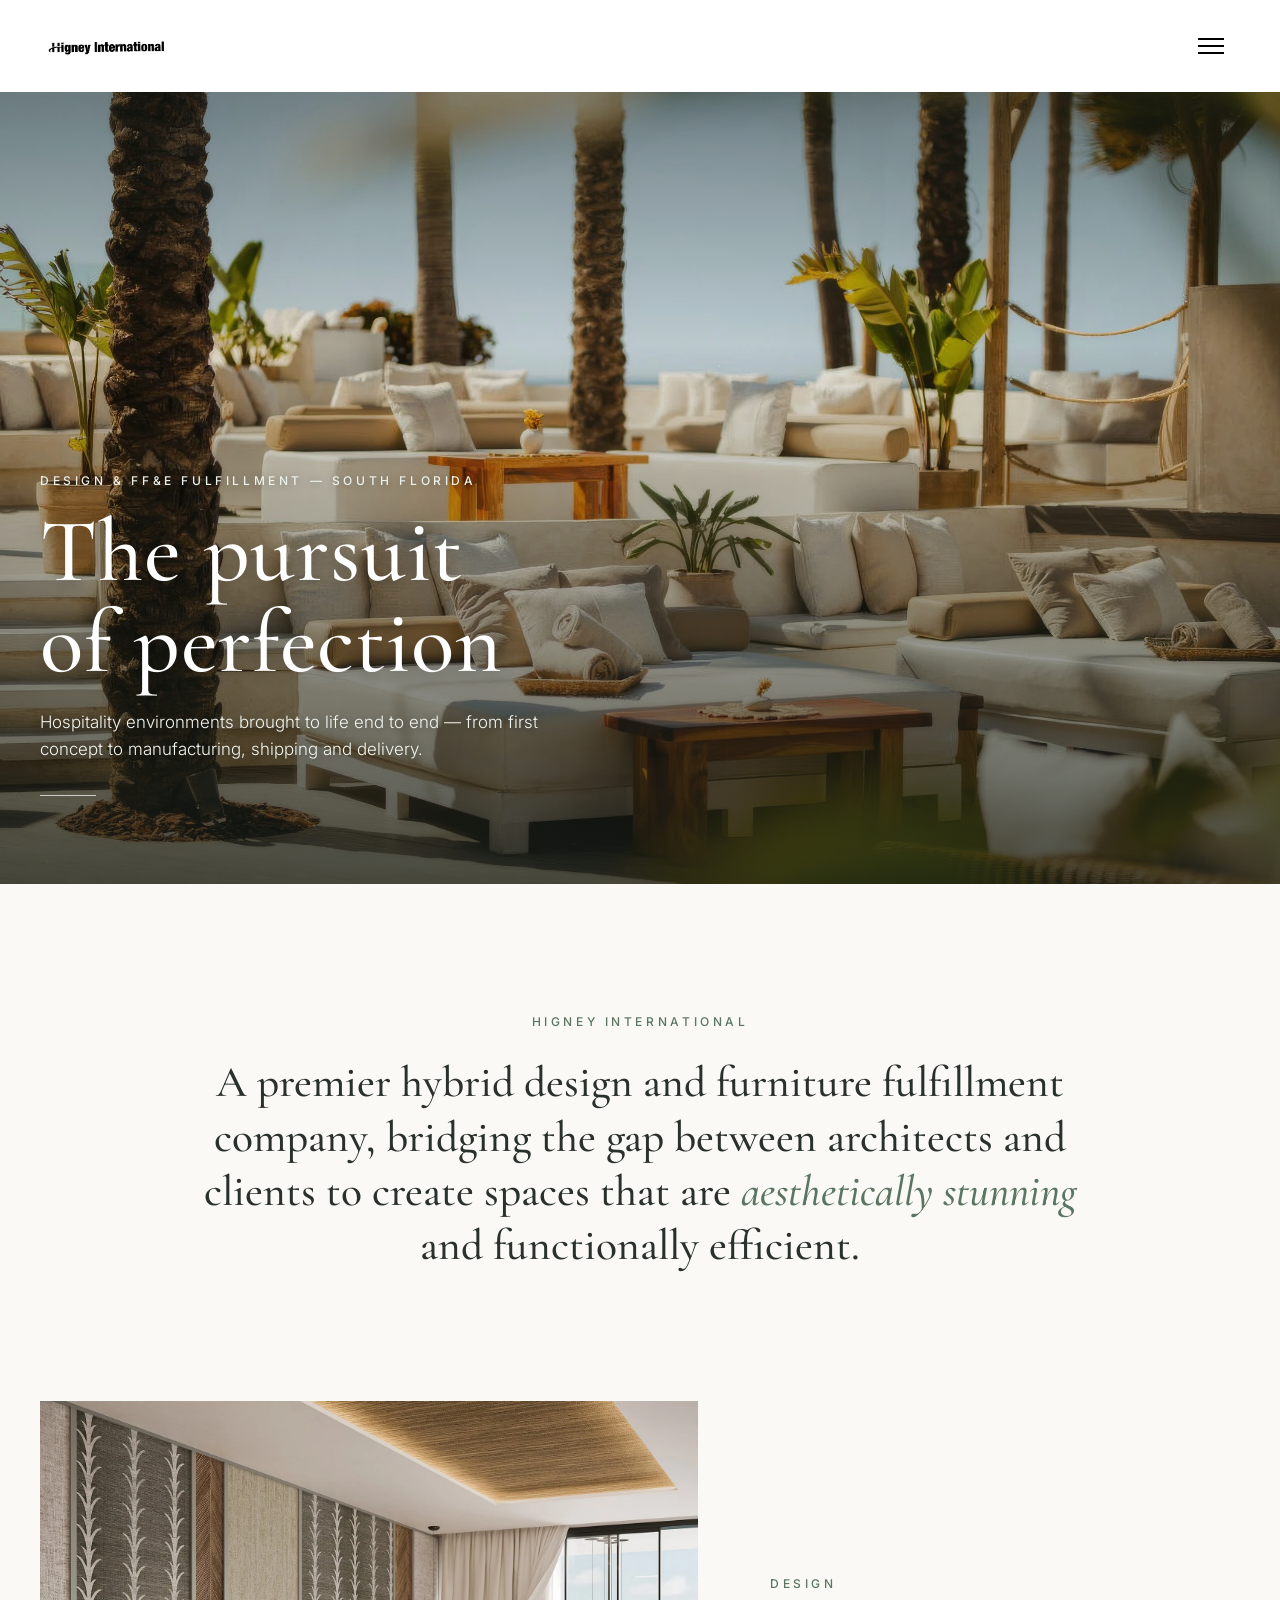
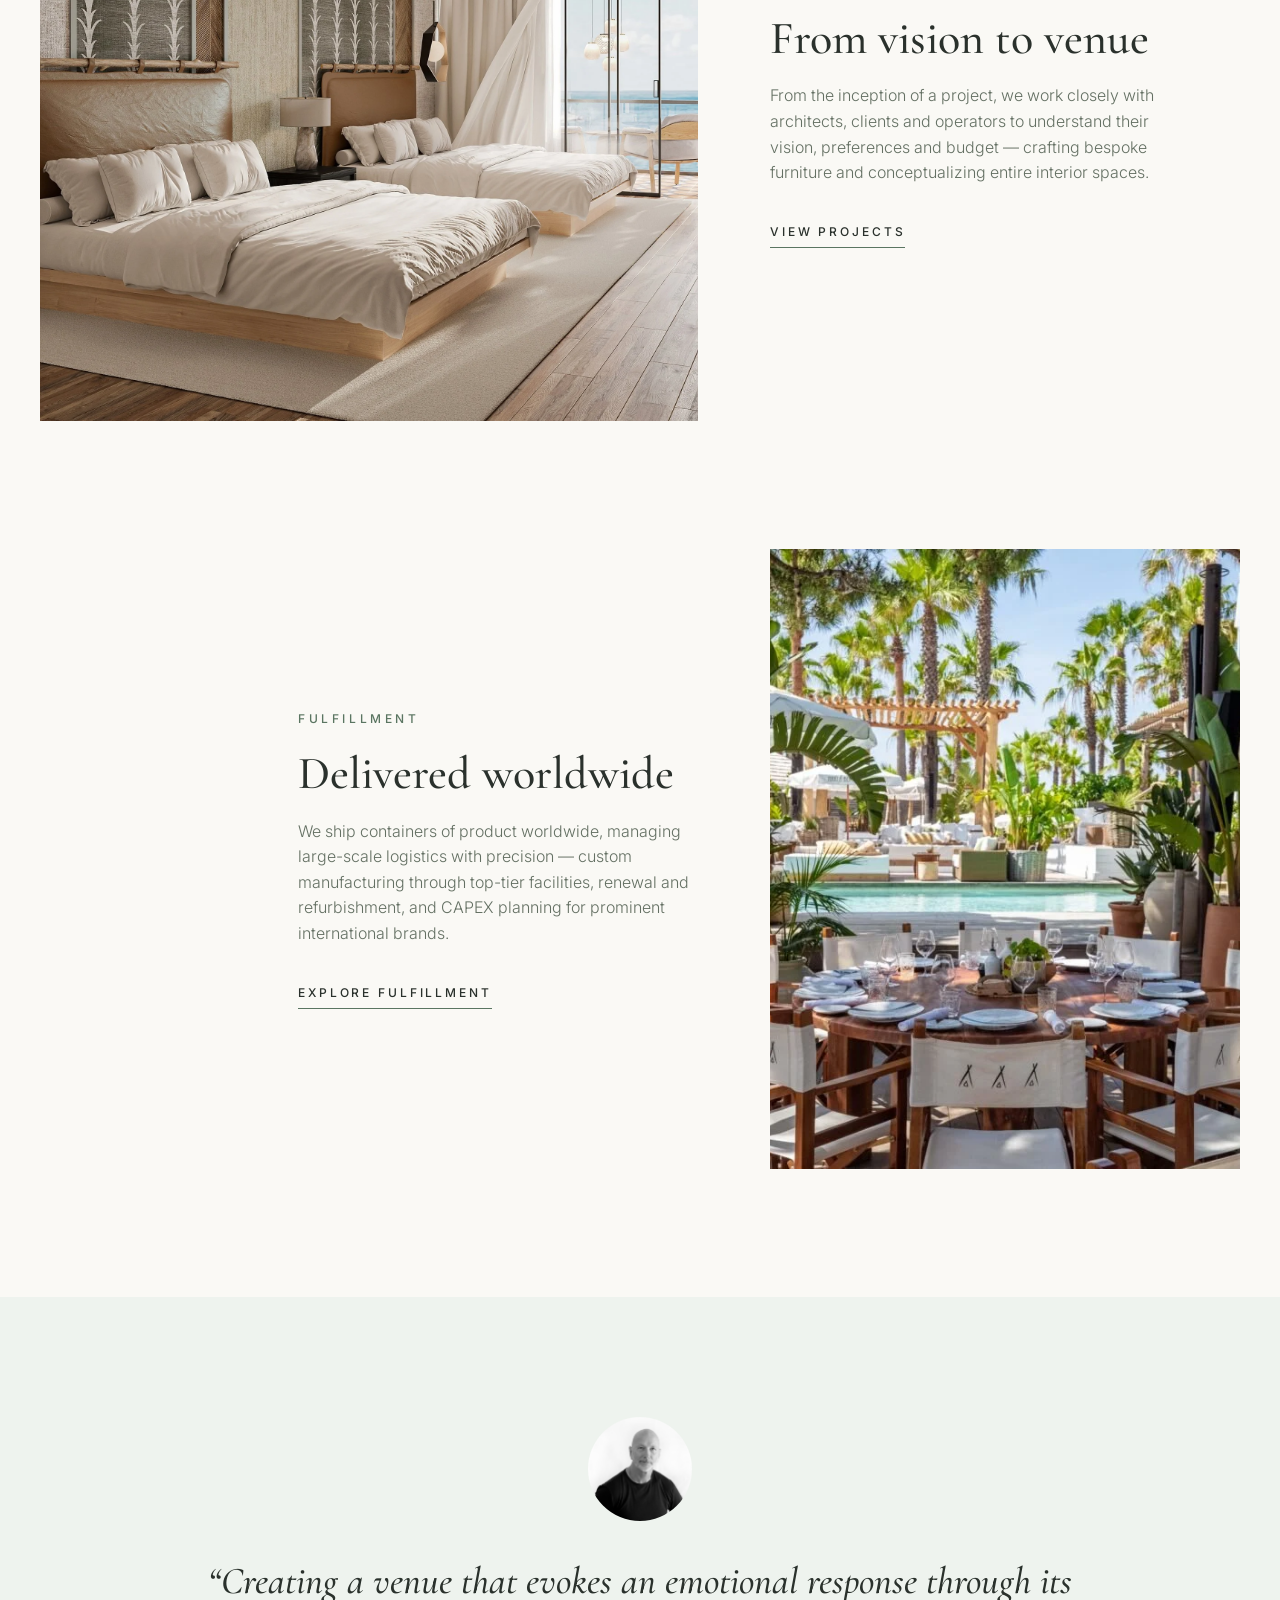
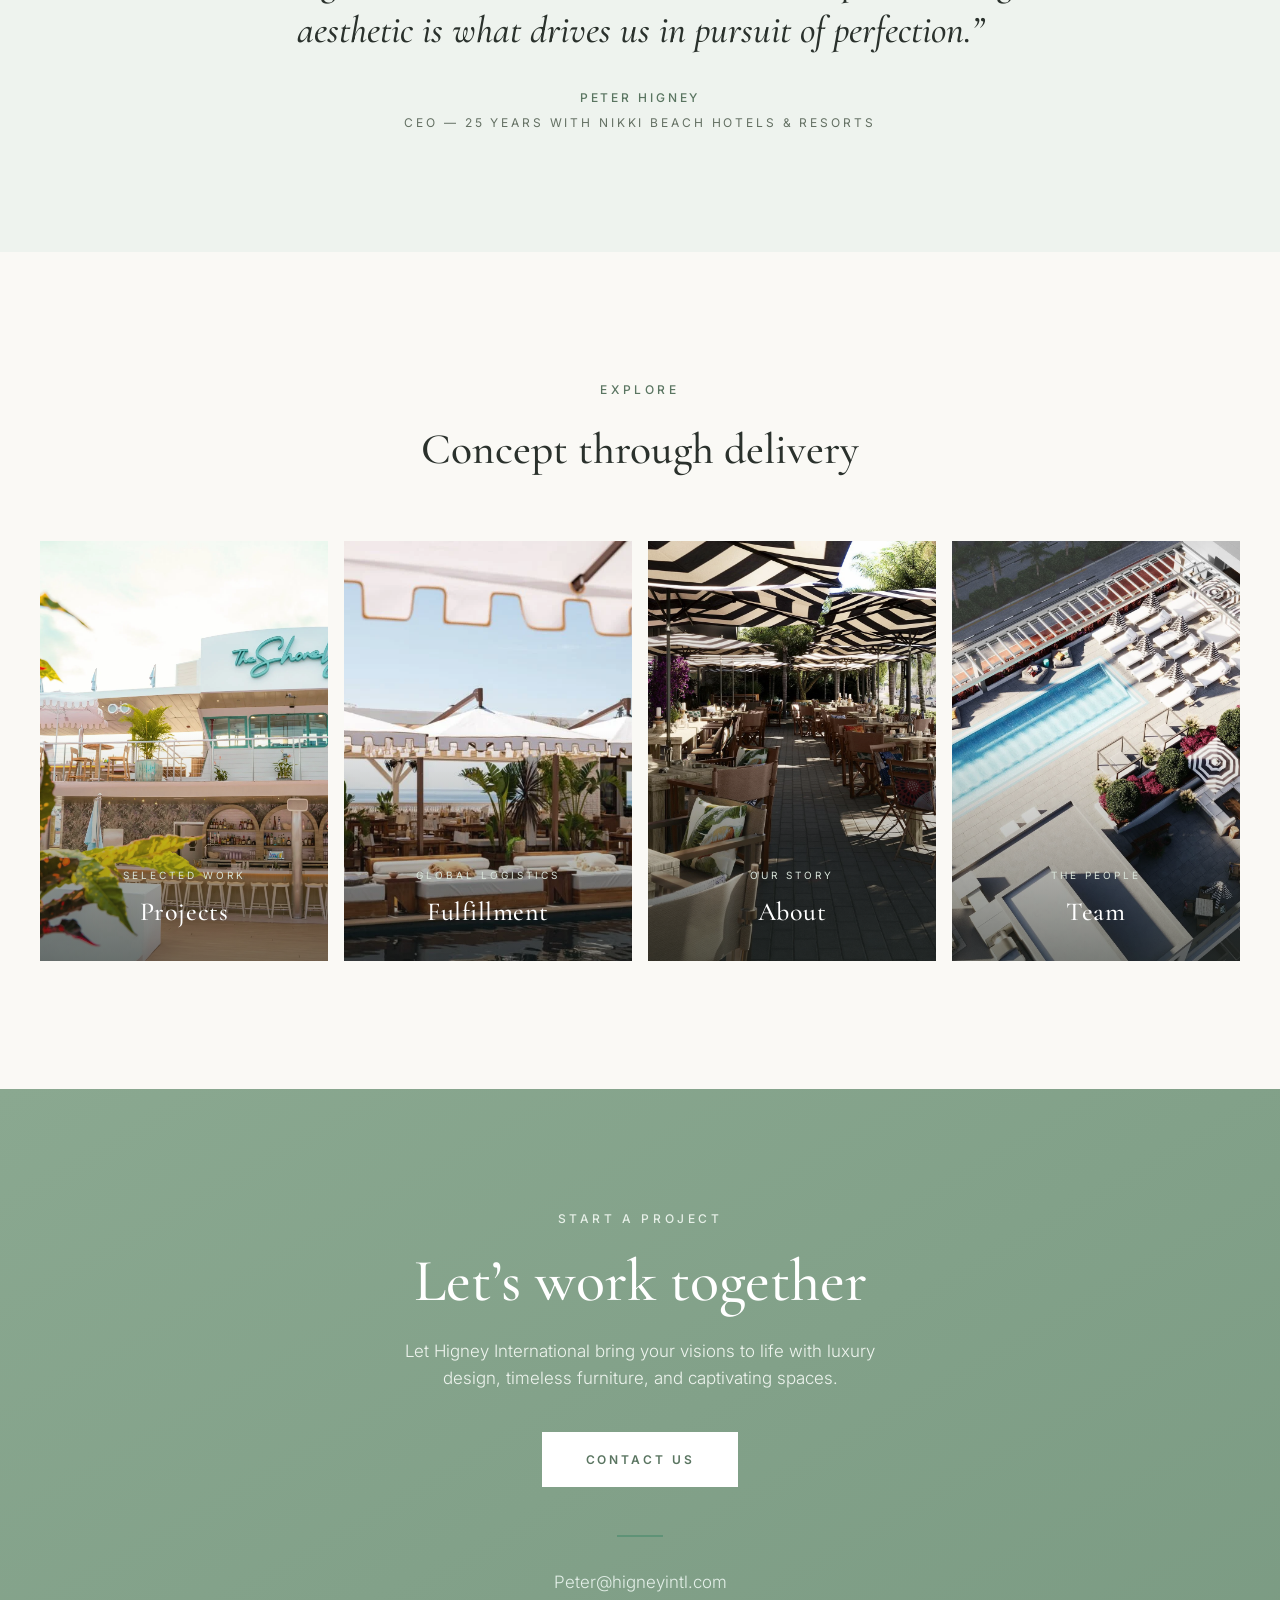
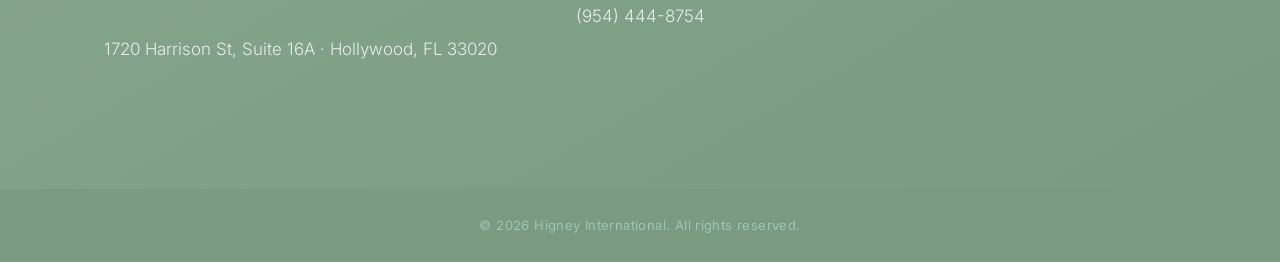
<file: index.html>
<!DOCTYPE html>
<html lang="en">
<head>
<meta charset="utf-8"/>
<meta name="viewport" content="width=device-width, initial-scale=1"/>
<title>Higney International — Hospitality Design &amp; FF&amp;E Fulfillment</title>
<meta name="description" content="Higney International is a premier hybrid design and furniture fulfillment company in South Florida — hospitality environments from first concept through manufacturing, shipping and delivery."/>
<link rel="icon" href="assets/a1e69024bd_Logo_White_.png"/>
<link rel="preconnect" href="https://fonts.googleapis.com"/>
<link rel="preconnect" href="https://fonts.gstatic.com" crossorigin/>
<link href="https://fonts.googleapis.com/css2?family=Cormorant+Garamond:ital,wght@0,400;0,500;0,600;1,400&family=Inter:wght@300;400;500;600&display=swap" rel="stylesheet"/>
<style>
  :root{
    --green:#8aa890;
    --green-deep:#7a9a82;
    --accent:#5a7561;
    --green-header:#4e6854;
    --green-soft:#eef3ee;
    --ink:#2a312c;
    --muted:#647063;
    --line:#e7ece7;
    --cream:#faf9f5;
    --serif:"Cormorant Garamond",Georgia,serif;
    --sans:"Inter",system-ui,-apple-system,sans-serif;
  }
  *{box-sizing:border-box;margin:0;padding:0}
  html{scroll-behavior:smooth}
  body{font-family:var(--sans);color:var(--ink);background:var(--cream);line-height:1.6;-webkit-font-smoothing:antialiased}
  img{max-width:100%;display:block}
  a{color:inherit;text-decoration:none}

  .eyebrow{font-size:12px;letter-spacing:.3em;text-transform:uppercase;color:var(--accent);font-weight:500}

  /* Header — Eric Brand treatment: fixed white bar + fullscreen white menu layer */
  :root{--bar-h:92px;--nav-ink:#303030;--nav-line:#e3e3e3}
  body{padding-top:var(--bar-h)}
  header{position:fixed;top:0;left:0;right:0;z-index:99;background:#fff;transition:transform .5s ease-out}
  header.hide{transform:translate3d(0,-100%,0)}
  body.menuOpen header.hide{transform:none}
  .bar{height:var(--bar-h);display:flex;align-items:center;justify-content:space-between;gap:28px;
    padding:0 clamp(24px, 1.05rem + 2.25vw, 60px)}
  .bar .logo img{height:44px;width:auto;filter:brightness(0)}
  .menu-btn{width:46px;height:46px;background:none;border:0;cursor:pointer;padding:10px;z-index:100}
  .menu-btn i{display:block;width:26px;height:2px;background:#000;margin:5px 0;transition:transform .2s,opacity .2s}
  body.menuOpen .menu-btn i:nth-child(1){transform:translateY(7px) rotate(45deg)}
  body.menuOpen .menu-btn i:nth-child(2){opacity:0}
  body.menuOpen .menu-btn i:nth-child(3){transform:translateY(-7px) rotate(-45deg)}
  .menu-layer{position:fixed;inset:0;z-index:98;background:#fff;overflow:auto;
    display:flex;flex-direction:column;justify-content:space-between;gap:24px;
    padding:clamp(112px, 5.5rem + 3.75vw, 160px) clamp(24px, 1.05rem + 2.25vw, 60px) clamp(28px,3vw,60px);
    opacity:0;visibility:hidden;transition:opacity .75s cubic-bezier(.5,0,0,1),visibility 0s linear .75s}
  body.menuOpen .menu-layer{opacity:1;visibility:visible;transition:opacity .75s cubic-bezier(.5,0,0,1)}
  body.menuOpen{overflow:hidden}
  .menu-cols{display:grid;grid-template-columns:repeat(6,1fr);gap:28px;align-items:flex-start}
  .menu-cols h2{font-family:var(--sans);font-size:clamp(16px, 1rem + .156vw, 18px);font-weight:400;
    text-transform:uppercase;letter-spacing:.02em;color:var(--nav-ink);margin-bottom:clamp(16px,1.4vw,26px)}
  .menu-cols ul{list-style:none}
  .menu-layer a{display:inline-block;position:relative;font-size:1rem;font-weight:300;color:var(--nav-ink);
    text-transform:lowercase;padding:.2rem 0}
  .menu-layer a::after{content:"";position:absolute;left:0;bottom:.2rem;height:1px;width:0;
    background:var(--accent);transition:width .3s ease-in-out}
  .menu-layer a:hover::after,.menu-layer a:focus::after{width:100%}
  .menu-bottom{display:flex;justify-content:space-between;align-items:flex-end;gap:36px}
  .menu-secondary{display:flex;gap:clamp(28px,4vw,64px)}
  .menu-secondary a{font-size:clamp(16px, 1rem + .156vw, 18px);line-height:1.3}
  .menu-legal{display:flex;flex-direction:column;align-items:center;gap:10px}
  .menu-legal ul{list-style:none;display:flex;flex-direction:column;align-items:center}
  .menu-legal a{font-size:.75rem}
  .menu-social{display:flex;gap:14px}
  .menu-social a{padding:0}
  .menu-social a::after{display:none}
  .menu-social svg{display:block;width:24px;height:24px;color:var(--nav-ink)}
  @media(max-width:900px){
    :root{--bar-h:72px}
    .bar .logo img{height:36px}
    .menu-cols{grid-template-columns:1fr 1fr}
    .menu-cols>div{border-top:1px solid var(--nav-line);padding-top:20px}
    .menu-bottom{flex-direction:column;align-items:center;text-align:center}
    .menu-secondary{flex-direction:column;gap:14px}
  }

  /* Hero */
  .hero{position:relative;min-height:88vh;display:flex;align-items:flex-end;color:#fff;
    background:url("assets/43e0f48a1c_FINAL1-upscale-4x.jpg") center 30%/cover no-repeat;}
  .hero::after{content:"";position:absolute;inset:0;
    background:linear-gradient(180deg,rgba(21,28,23,.42) 0%,rgba(21,28,23,.05) 32%,rgba(21,28,23,.72) 100%)}
  .hero-inner{position:relative;z-index:1;width:100%;max-width:1280px;margin:0 auto;padding:0 40px 88px;
    animation:rise 1s ease .1s both}
  @keyframes rise{from{opacity:0;transform:translateY(14px)}to{opacity:1;transform:none}}
  .hero .eyebrow{color:#eaf1ea;text-shadow:0 1px 8px rgba(0,0,0,.35);margin-bottom:16px}
  .hero h1{font-family:var(--serif);font-weight:500;font-size:clamp(46px,7vw,92px);line-height:1.02;
    letter-spacing:.01em;max-width:12em;text-shadow:0 2px 18px rgba(0,0,0,.35)}
  .hero p{margin-top:20px;max-width:540px;font-weight:300;font-size:17px;color:#f2f6f1;text-shadow:0 1px 8px rgba(0,0,0,.4)}
  .hero .rule{width:56px;height:1px;background:rgba(255,255,255,.7);margin-top:32px}

  /* Statement */
  .statement{padding:128px 40px;text-align:center}
  .statement .eyebrow{margin-bottom:24px}
  .statement h2{font-family:var(--serif);font-weight:500;font-size:clamp(28px,3.4vw,44px);line-height:1.25;
    max-width:21em;margin:0 auto}
  .statement h2 em{font-style:italic;color:var(--accent)}

  /* Feature bands */
  .feature{max-width:1280px;margin:0 auto;padding:0 40px 128px;
    display:grid;grid-template-columns:7fr 5fr;gap:72px;align-items:center}
  .feature.reverse .feature-media{order:2}
  .feature-media img{width:100%;height:min(72vh,620px);object-fit:cover}
  .feature-body{max-width:400px}
  .feature.reverse .feature-body{justify-self:end}
  .feature-body .eyebrow{margin-bottom:20px}
  .feature-body h2{font-family:var(--serif);font-weight:500;font-size:clamp(32px,3.6vw,48px);line-height:1.1;margin-bottom:20px}
  .feature-body p{color:var(--muted);font-weight:300;font-size:16px;margin-bottom:32px}
  .textlink{display:inline-block;font-size:12px;letter-spacing:.24em;text-transform:uppercase;font-weight:500;
    color:var(--ink);border-bottom:1px solid var(--accent);padding-bottom:6px;transition:color .2s,border-color .2s}
  .textlink:hover{color:var(--accent)}

  /* Quote */
  .quote{background:var(--green-soft);padding:120px 40px}
  .quote-inner{max-width:880px;margin:0 auto;text-align:center}
  .quote-inner img{width:104px;height:104px;object-fit:cover;object-position:top;border-radius:50%;
    margin:0 auto 36px;filter:grayscale(1)}
  .quote-inner blockquote{font-family:var(--serif);font-weight:500;font-style:italic;
    font-size:clamp(26px,3vw,38px);line-height:1.3}
  .quote-inner figcaption{margin-top:32px;font-size:12px;letter-spacing:.24em;text-transform:uppercase;color:var(--muted)}
  .quote-inner figcaption strong{display:block;color:var(--accent);font-weight:500;margin-bottom:6px}

  /* Category grid */
  .explore{max-width:1280px;margin:0 auto;padding:128px 40px}
  .explore-head{text-align:center;margin-bottom:56px}
  .explore-head .eyebrow{margin-bottom:16px}
  .explore-head h2{font-family:var(--serif);font-weight:500;font-size:clamp(30px,3.4vw,44px)}
  .tiles{display:grid;grid-template-columns:repeat(4,1fr);gap:16px}
  .tile{position:relative;display:block;overflow:hidden}
  .tile img{width:100%;height:420px;object-fit:cover;transition:transform .6s ease;filter:saturate(.92)}
  .tile:hover img{transform:scale(1.04)}
  .tile::after{content:"";position:absolute;inset:0;
    background:linear-gradient(180deg,rgba(21,28,23,0) 45%,rgba(21,28,23,.55) 100%)}
  .tile-label{position:absolute;left:0;right:0;bottom:28px;z-index:1;text-align:center;color:#fff}
  .tile-label span{display:block;font-size:10px;letter-spacing:.3em;text-transform:uppercase;color:#d9e4da;margin-bottom:8px}
  .tile-label strong{font-family:var(--serif);font-weight:500;font-size:26px;letter-spacing:.02em}

  /* CTA */
  .cta{background:linear-gradient(150deg,var(--green) 0%,var(--green-deep) 100%);color:#fff;text-align:center;padding:120px 40px}
  .cta .eyebrow{color:#e7f0e8;margin-bottom:20px}
  .cta h2{font-family:var(--serif);font-weight:500;font-size:clamp(36px,5vw,60px);line-height:1.1;margin-bottom:24px}
  .cta>p{max-width:520px;margin:0 auto 40px;font-weight:300;font-size:17px;color:#eef4ee}
  .btn{display:inline-block;background:#fff;color:var(--accent);font-size:12px;font-weight:600;
    letter-spacing:.24em;text-transform:uppercase;padding:18px 44px;transition:background .2s}
  .btn:hover{background:var(--green-soft)}
  .cta .divider{width:46px;height:2px;background:#5f9377;margin:48px auto 32px}
  .cta a.line,.cta p.line{display:block;color:#e3efe8;font-weight:300;font-size:17px;margin:6px 0}
  .cta a.line:hover{color:#fff}

  footer{background:var(--green-deep);color:#9fc4b1;text-align:center;font-size:13px;padding:26px;letter-spacing:.03em}

  @media(max-width:980px){
    .feature{grid-template-columns:1fr;gap:40px;padding-bottom:96px}
    .feature.reverse .feature-media{order:0}
    .feature-body{max-width:none}
    .feature.reverse .feature-body{justify-self:start}
    .feature-media img{height:56vw;max-height:520px}
    .tiles{grid-template-columns:1fr 1fr}
  }
  @media(max-width:820px){
    .hero{min-height:76vh}
    .hero-inner{padding:0 28px 64px}
    .statement{padding:96px 28px}
    .feature{padding:0 28px 80px}
    .explore{padding:96px 28px}
    .quote{padding:88px 28px}
    .cta{padding:96px 28px}
  }
  @media(max-width:560px){
    .tiles{grid-template-columns:1fr}
    .tile img{height:300px}
  }
</style>
</head>
<body>

<header id="topbar">
  <div class="bar">
    <a class="logo" href="index.html"><img src="assets/a1e69024bd_Logo_White_.png" alt="Higney International"/></a>
    <button class="menu-btn" aria-label="Menu" aria-expanded="false" onclick="toggleMenu()"><i></i><i></i><i></i></button>
  </div>
</header>

<div class="menu-layer" id="menu">
  <nav class="menu-cols" aria-label="Navigation">
    <div>
      <h2>Company</h2>
      <ul>
        <li><a href="#">Vision</a></li>
        <li><a href="#">Founder</a></li>
        <li><a href="#">Asia operations</a></li>
        <li><a href="#">Team</a></li>
      </ul>
    </div>
    <div>
      <h2>Projects</h2>
      <ul>
        <li><a href="projects.html">Hospitality</a></li>
        <li><a href="#">Millwork</a></li>
        <li><a href="#">Residential</a></li>
      </ul>
    </div>
    <div>
      <h2>Products</h2>
      <ul>
        <li><a href="#">Product design</a></li>
        <li><a href="product-realized.html">Product Realized</a></li>
        <li><a href="#">Gallery</a></li>
      </ul>
    </div>
    <div>
      <h2>Finishes</h2>
      <ul>
        <li><a href="#">Wood</a></li>
        <li><a href="#">Specialty</a></li>
        <li><a href="#">Glass/Mirror</a></li>
        <li><a href="#">Upholstery Details</a></li>
        <li><a href="#">Metal</a></li>
        <li><a href="#">Decorative Hardware</a></li>
        <li><a href="#">All Finishes</a></li>
      </ul>
    </div>
    <div>
      <h2>Contact</h2>
      <ul>
        <li><a href="#">Our offices</a></li>
        <li><a href="#contact">Contact us</a></li>
      </ul>
    </div>
  </nav>
  <div class="menu-bottom">
    <nav class="menu-secondary" aria-label="Secondary">
      <a href="#">Resource<br/>center</a>
      <a href="#">Masters &amp;<br/>mentors</a>
      <a href="#">Blog</a>
      <a href="#">General<br/>information</a>
    </nav>
    <div class="menu-legal">
      <ul>
        <li><a href="#">Privacy Policy</a></li>
        <li><a href="#">Legal notice</a></li>
      </ul>
      <div class="menu-social">
        <a href="#" aria-label="Instagram"><svg viewBox="0 0 24 24" fill="none" stroke="currentColor" stroke-width="1.5"><rect x="3.5" y="3.5" width="17" height="17" rx="4.5"/><circle cx="12" cy="12" r="4"/><circle cx="17.2" cy="6.8" r="1" fill="currentColor" stroke="none"/></svg></a>
        <a href="#" aria-label="Facebook"><svg viewBox="0 0 24 24" fill="currentColor"><path d="M13.6 21v-7.2h2.4l.4-2.8h-2.8V9.2c0-.8.3-1.4 1.5-1.4h1.4V5.3c-.3 0-1.2-.1-2.2-.1-2.2 0-3.7 1.3-3.7 3.8v2H8.2v2.8h2.4V21h3z"/></svg></a>
        <a href="#" aria-label="LinkedIn"><svg viewBox="0 0 24 24" fill="currentColor"><rect x="4" y="9.6" width="2.9" height="10.4"/><circle cx="5.4" cy="6.2" r="1.7"/><path d="M10.4 9.6h2.8v1.4h.1c.4-.8 1.5-1.7 3.1-1.7 3 0 3.6 2 3.6 4.6V20h-2.9v-5.3c0-1.3-.1-2.9-1.8-2.9-1.8 0-2 1.4-2 2.8V20h-2.9V9.6z"/></svg></a>
      </div>
    </div>
  </div>
</div>

<section class="hero">
  <div class="hero-inner">
    <div class="eyebrow">Design &amp; FF&amp;E Fulfillment &mdash; South Florida</div>
    <h1>The pursuit<br/>of perfection</h1>
    <p>Hospitality environments brought to life end to end &mdash; from first concept to manufacturing, shipping and delivery.</p>
    <div class="rule"></div>
  </div>
</section>

<section class="statement">
  <div class="eyebrow">Higney International</div>
  <h2>A premier hybrid design and furniture fulfillment company, bridging the gap between architects and clients to create spaces that are <em>aesthetically stunning</em> and functionally efficient.</h2>
</section>

<section class="feature">
  <div class="feature-media">
    <img src="assets/a53471e1b2_Kimpton.Tulum.001.jpg" alt="Guest room at Tankah Bay Hotel, Riviera Maya — natural wood, woven textures and ocean view" loading="lazy"/>
  </div>
  <div class="feature-body">
    <div class="eyebrow">Design</div>
    <h2>From vision to venue</h2>
    <p>From the inception of a project, we work closely with architects, clients and operators to understand their vision, preferences and budget &mdash; crafting bespoke furniture and conceptualizing entire interior spaces.</p>
    <a class="textlink" href="projects.html">View projects</a>
  </div>
</section>

<section class="feature reverse">
  <div class="feature-media">
    <img src="assets/829a881066_Saint-Tropez-5-min-1024x683.jpg" alt="Nikki Beach Saint-Tropez — poolside dining beneath the palms" loading="lazy"/>
  </div>
  <div class="feature-body">
    <div class="eyebrow">Fulfillment</div>
    <h2>Delivered worldwide</h2>
    <p>We ship containers of product worldwide, managing large-scale logistics with precision &mdash; custom manufacturing through top-tier facilities, renewal and refurbishment, and CAPEX planning for prominent international brands.</p>
    <a class="textlink" href="fulfillment.html">Explore fulfillment</a>
  </div>
</section>

<section class="quote">
  <figure class="quote-inner">
    <img src="assets/99f4773c51_DSCF4080a.png" alt="Peter Higney, CEO of Higney International" loading="lazy"/>
    <blockquote>&ldquo;Creating a venue that evokes an emotional response through its aesthetic is what drives us in pursuit of perfection.&rdquo;</blockquote>
    <figcaption><strong>Peter Higney</strong>CEO &mdash; 25 years with Nikki Beach Hotels &amp; Resorts</figcaption>
  </figure>
</section>

<section class="explore">
  <div class="explore-head">
    <div class="eyebrow">Explore</div>
    <h2>Concept through delivery</h2>
  </div>
  <div class="tiles">
    <a class="tile" href="projects.html">
      <img src="assets/6b0a0d959f_DSC08338.jpg" alt="The Shorely, Fort Lauderdale" loading="lazy"/>
      <div class="tile-label"><span>Selected work</span><strong>Projects</strong></div>
    </a>
    <a class="tile" href="fulfillment.html">
      <img src="assets/ffeb1b0edc_Nikki_Beach_Monte_Carlo_Monaco-6903-1024.jpg" alt="Nikki Beach Monte Carlo, atop the Fairmont Hotel" loading="lazy"/>
      <div class="tile-label"><span>Global logistics</span><strong>Fulfillment</strong></div>
    </a>
    <a class="tile" href="about.html">
      <img src="assets/2fb5651b70__40KImpton.SouthBeach.001.jpg" alt="La Habana at the Kimpton Anglers Hotel, South Beach" loading="lazy"/>
      <div class="tile-label"><span>Our story</span><strong>About</strong></div>
    </a>
    <a class="tile" href="team.html">
      <img src="assets/a6785f06b3__40KimptonSouthbeach.rooftop.jpg" alt="Rooftop pool deck, Kimpton South Beach" loading="lazy"/>
      <div class="tile-label"><span>The people</span><strong>Team</strong></div>
    </a>
  </div>
</section>

<section class="cta" id="contact">
  <div class="eyebrow">Start a project</div>
  <h2>Let&rsquo;s work together</h2>
  <p>Let Higney International bring your visions to life with luxury design, timeless furniture, and captivating spaces.</p>
  <a class="btn" href="contact.html">Contact us</a>
  <div class="divider"></div>
  <a class="line" href="mailto:Peter@higneyintl.com">Peter@higneyintl.com</a>
  <a class="line" href="tel:9544448754">(954) 444-8754</a>
  <p class="line">1720 Harrison St, Suite 16A &middot; Hollywood, FL 33020</p>
</section>

<footer>
  &copy; 2026 Higney International. All rights reserved.
</footer>

<script>
  const bar=document.getElementById('topbar'),menuBtn=document.querySelector('.menu-btn');
  function toggleMenu(){const open=document.body.classList.toggle('menuOpen');menuBtn.setAttribute('aria-expanded',open)}
  document.querySelectorAll('.menu-layer a').forEach(a=>a.addEventListener('click',()=>{
    if(document.body.classList.contains('menuOpen'))toggleMenu();
  }));
  let lastY=0;
  addEventListener('scroll',()=>{const y=window.scrollY;bar.classList.toggle('hide',y>lastY&&y>120);lastY=y},{passive:true});
</script>
</body>
</html>
</file>
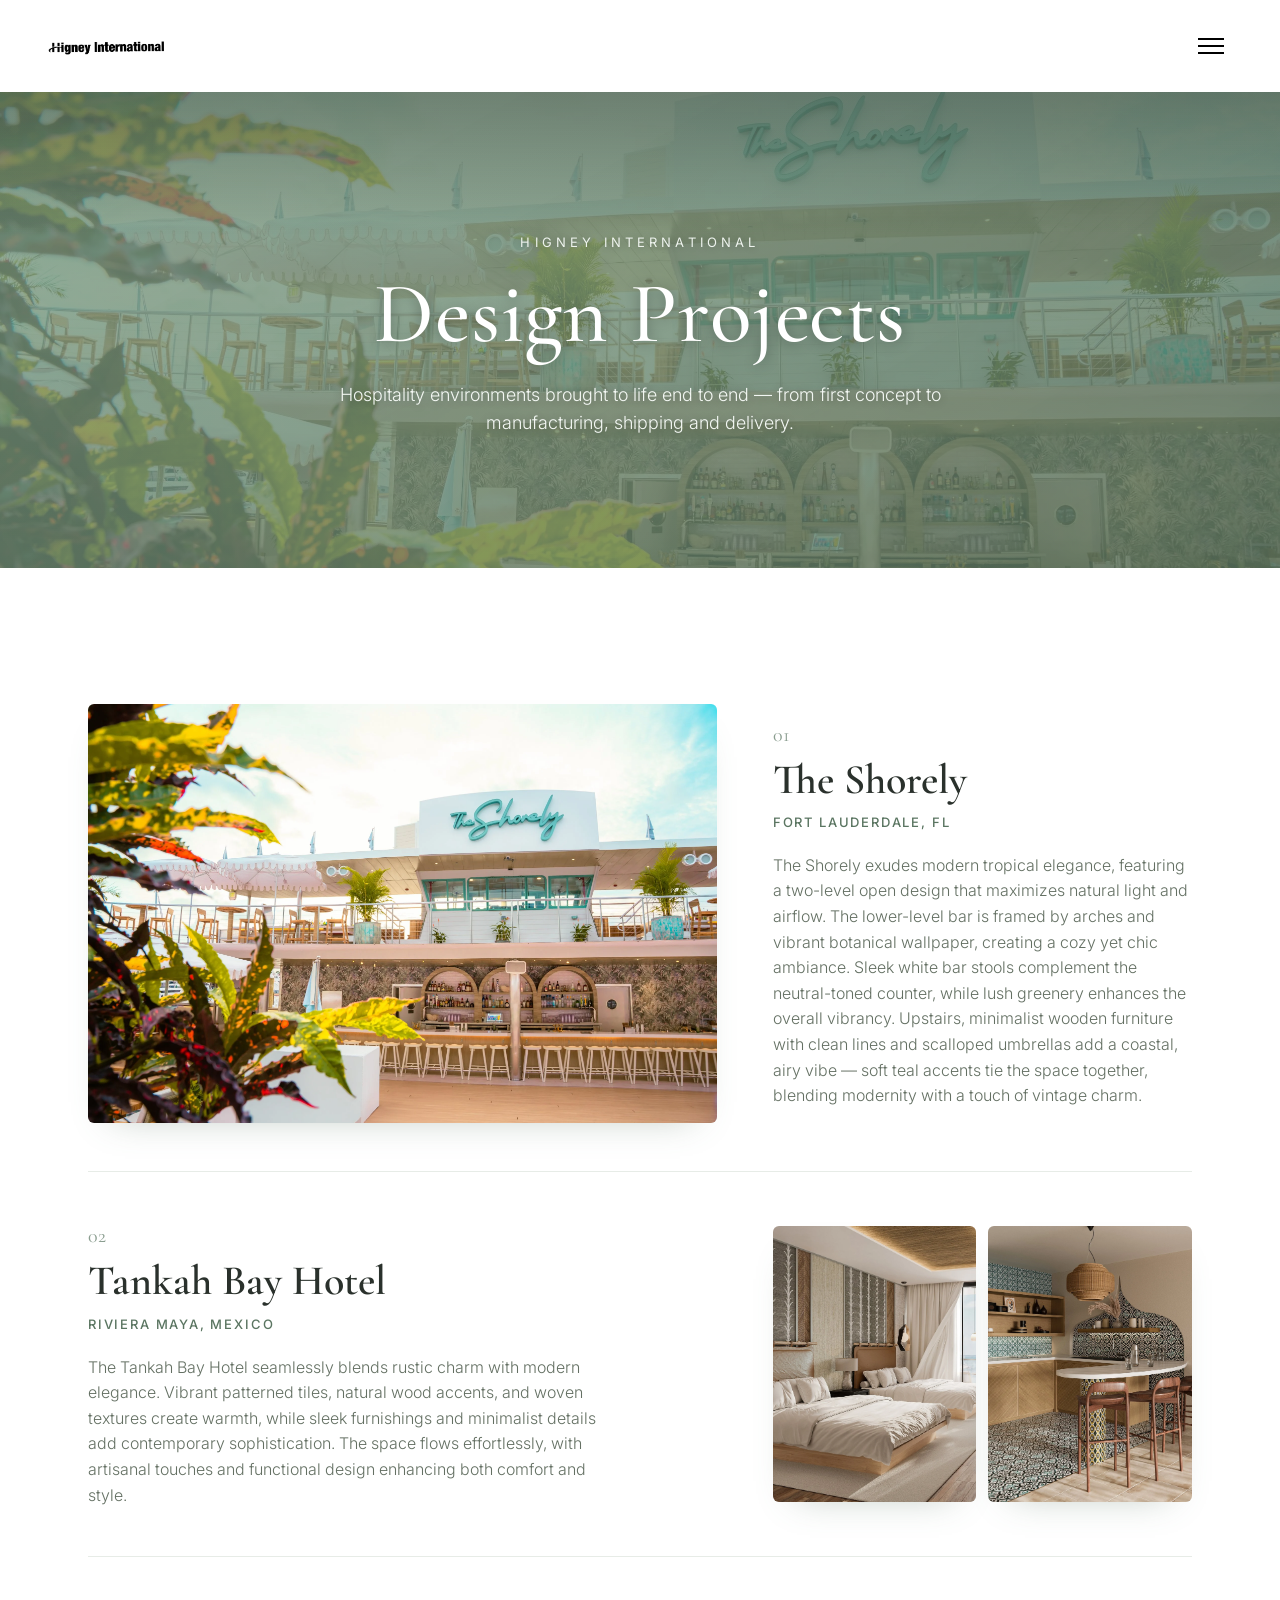
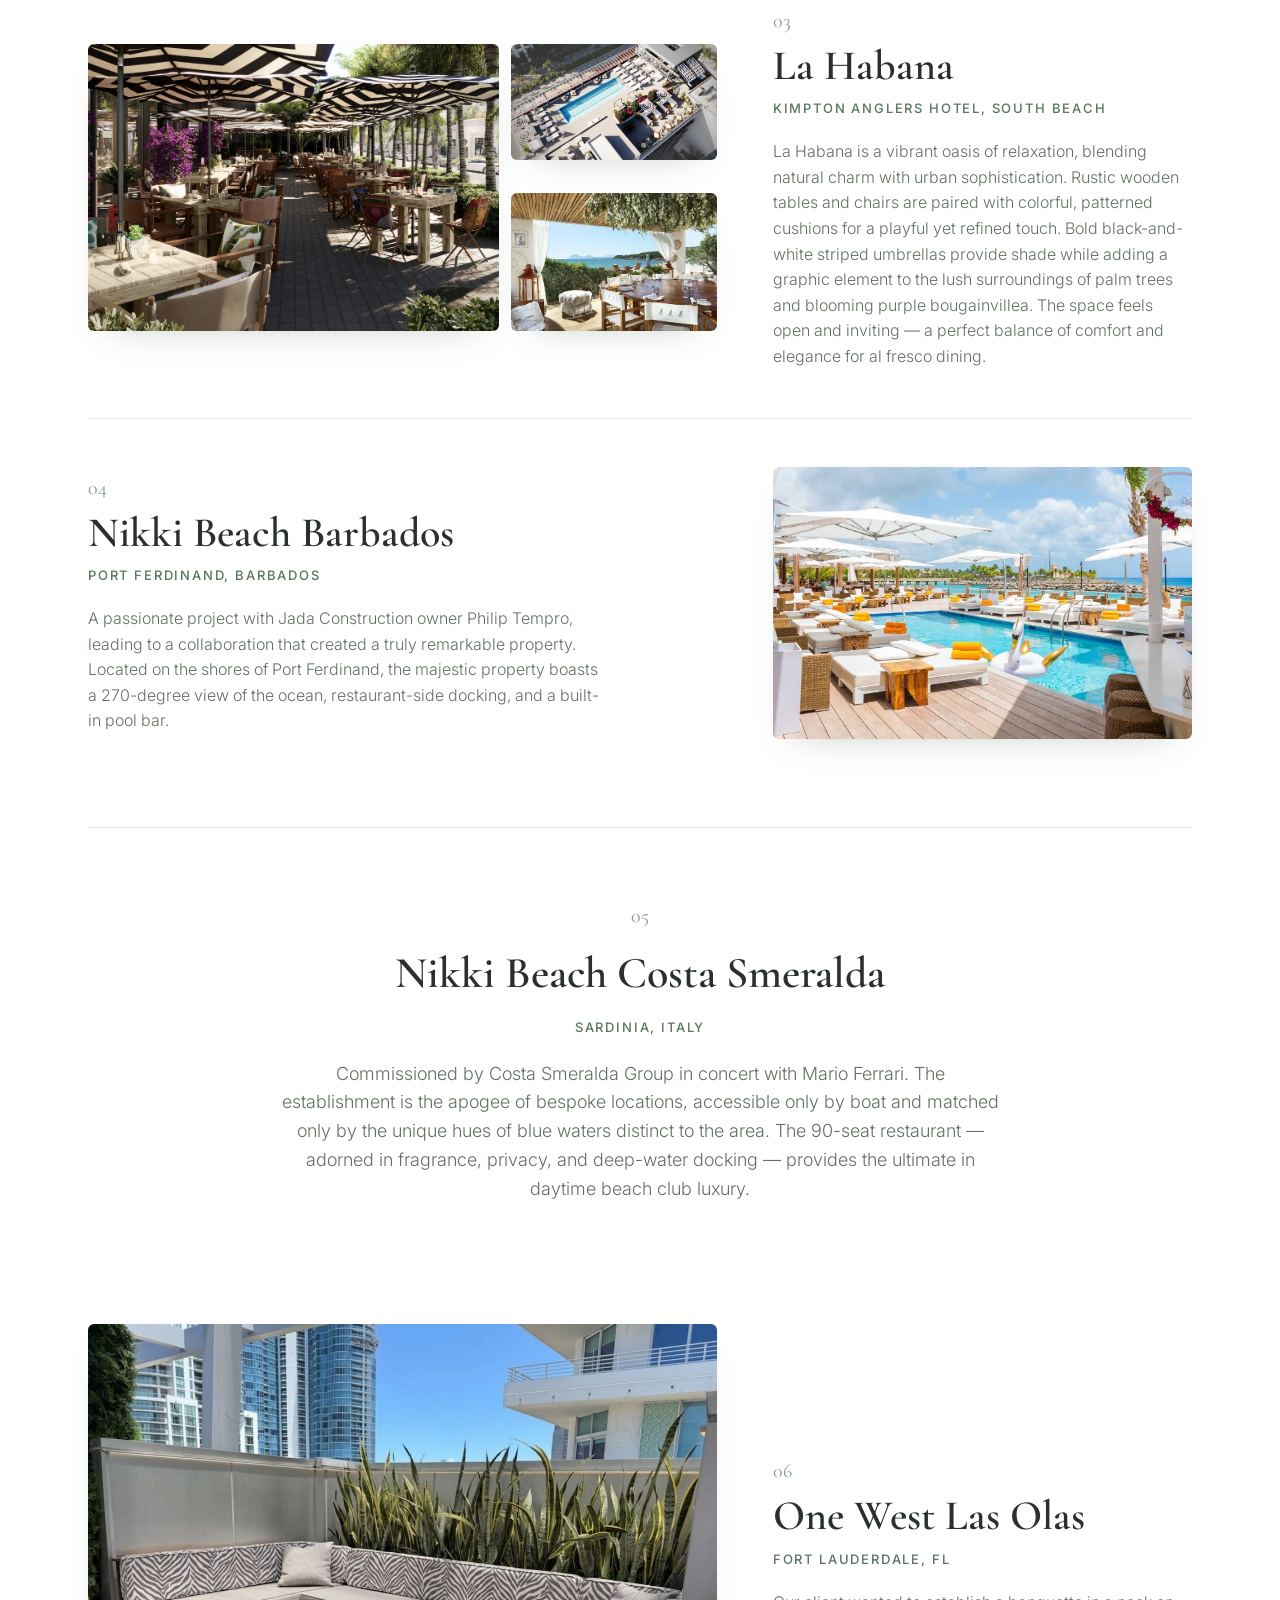
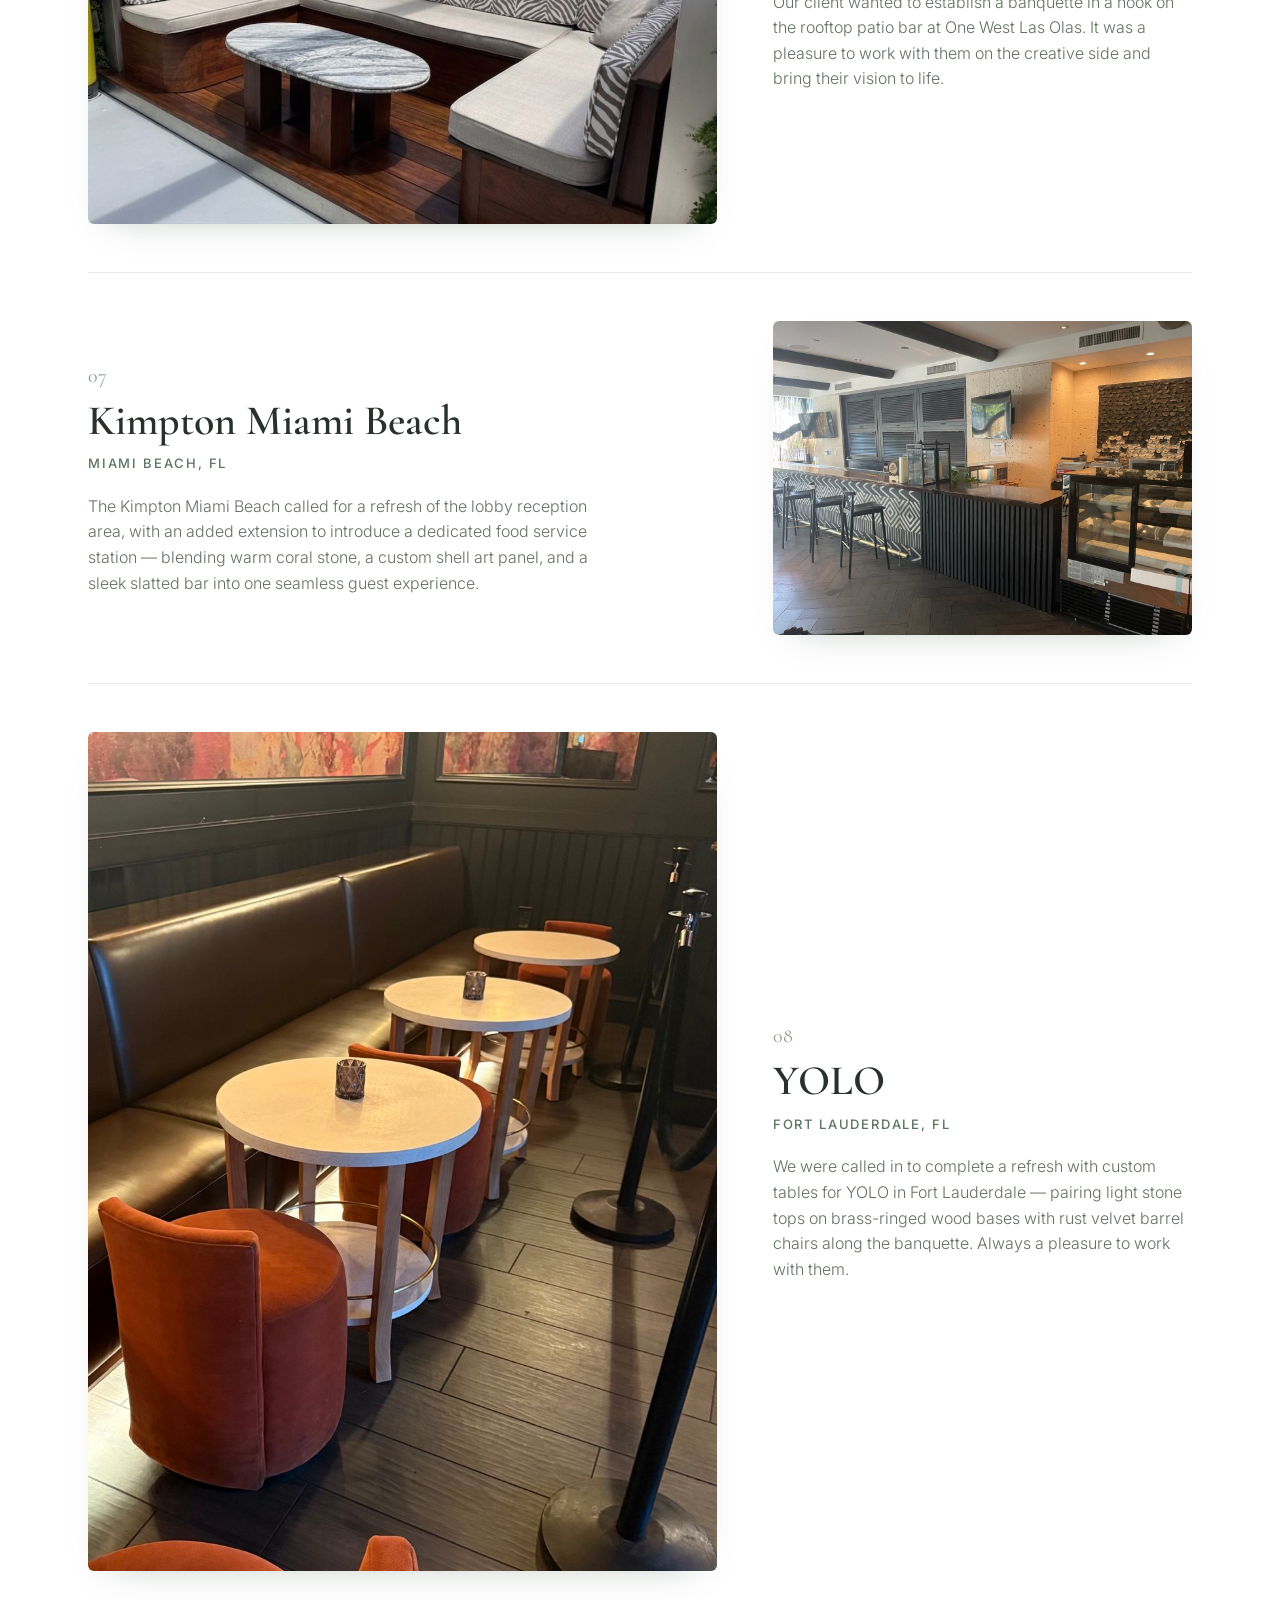
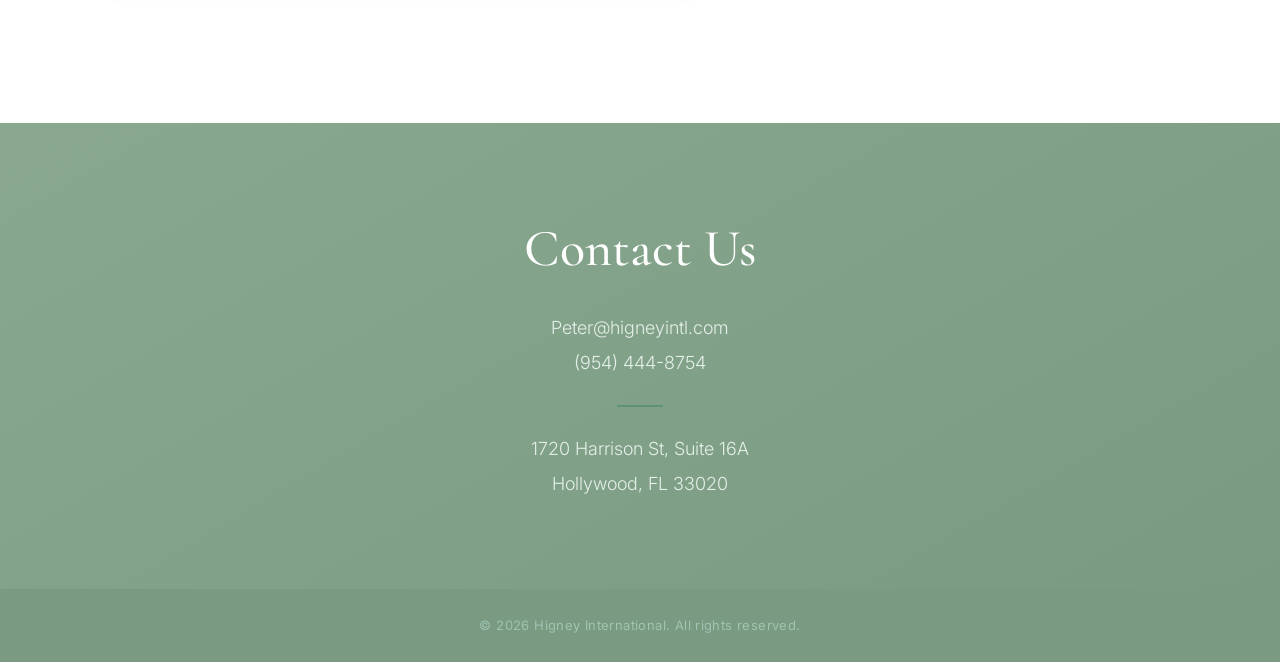
<file: projects.html>
<!DOCTYPE html>
<html lang="en">
<head>
<meta charset="utf-8"/>
<meta name="viewport" content="width=device-width, initial-scale=1"/>
<title>Projects — Higney International</title>
<meta name="description" content="Selected hospitality FF&amp;E design projects by Higney International — concept through manufacturing, shipping and delivery."/>
<link rel="icon" href="assets/a1e69024bd_Logo_White_.png"/>
<link rel="preconnect" href="https://fonts.googleapis.com"/>
<link rel="preconnect" href="https://fonts.gstatic.com" crossorigin/>
<link href="https://fonts.googleapis.com/css2?family=Cormorant+Garamond:wght@400;500;600&family=Inter:wght@300;400;500;600&display=swap" rel="stylesheet"/>
<style>
  :root{
    --green:#8aa890;
    --green-deep:#7a9a82;
    --accent:#5a7561;
    --green-header:#4e6854;
    --green-soft:#eef3ee;
    --ink:#2a312c;
    --muted:#647063;
    --line:#e7ece7;
    --serif:"Cormorant Garamond",Georgia,serif;
    --sans:"Inter",system-ui,-apple-system,sans-serif;
  }
  *{box-sizing:border-box;margin:0;padding:0}
  html{scroll-behavior:smooth}
  body{font-family:var(--sans);color:var(--ink);background:#fff;line-height:1.6;-webkit-font-smoothing:antialiased}
  img{max-width:100%;display:block}
  a{color:inherit;text-decoration:none}

  /* Header — Eric Brand treatment: fixed white bar + fullscreen white menu layer */
  :root{--bar-h:92px;--nav-ink:#303030;--nav-line:#e3e3e3}
  body{padding-top:var(--bar-h)}
  header{position:fixed;top:0;left:0;right:0;z-index:99;background:#fff;transition:transform .5s ease-out}
  header.hide{transform:translate3d(0,-100%,0)}
  body.menuOpen header.hide{transform:none}
  .bar{height:var(--bar-h);display:flex;align-items:center;justify-content:space-between;gap:28px;
    padding:0 clamp(24px, 1.05rem + 2.25vw, 60px)}
  .bar .logo img{height:44px;width:auto;filter:brightness(0)}
  .menu-btn{width:46px;height:46px;background:none;border:0;cursor:pointer;padding:10px;z-index:100}
  .menu-btn i{display:block;width:26px;height:2px;background:#000;margin:5px 0;transition:transform .2s,opacity .2s}
  body.menuOpen .menu-btn i:nth-child(1){transform:translateY(7px) rotate(45deg)}
  body.menuOpen .menu-btn i:nth-child(2){opacity:0}
  body.menuOpen .menu-btn i:nth-child(3){transform:translateY(-7px) rotate(-45deg)}
  .menu-layer{position:fixed;inset:0;z-index:98;background:#fff;overflow:auto;
    display:flex;flex-direction:column;justify-content:space-between;gap:24px;
    padding:clamp(112px, 5.5rem + 3.75vw, 160px) clamp(24px, 1.05rem + 2.25vw, 60px) clamp(28px,3vw,60px);
    opacity:0;visibility:hidden;transition:opacity .75s cubic-bezier(.5,0,0,1),visibility 0s linear .75s}
  body.menuOpen .menu-layer{opacity:1;visibility:visible;transition:opacity .75s cubic-bezier(.5,0,0,1)}
  body.menuOpen{overflow:hidden}
  .menu-cols{display:grid;grid-template-columns:repeat(6,1fr);gap:28px;align-items:flex-start}
  .menu-cols h2{font-family:var(--sans);font-size:clamp(16px, 1rem + .156vw, 18px);font-weight:400;
    text-transform:uppercase;letter-spacing:.02em;color:var(--nav-ink);margin-bottom:clamp(16px,1.4vw,26px)}
  .menu-cols ul{list-style:none}
  .menu-layer a{display:inline-block;position:relative;font-size:1rem;font-weight:300;color:var(--nav-ink);
    text-transform:lowercase;padding:.2rem 0}
  .menu-layer a::after{content:"";position:absolute;left:0;bottom:.2rem;height:1px;width:0;
    background:var(--accent);transition:width .3s ease-in-out}
  .menu-layer a:hover::after,.menu-layer a:focus::after{width:100%}
  .menu-bottom{display:flex;justify-content:space-between;align-items:flex-end;gap:36px}
  .menu-secondary{display:flex;gap:clamp(28px,4vw,64px)}
  .menu-secondary a{font-size:clamp(16px, 1rem + .156vw, 18px);line-height:1.3}
  .menu-legal{display:flex;flex-direction:column;align-items:center;gap:10px}
  .menu-legal ul{list-style:none;display:flex;flex-direction:column;align-items:center}
  .menu-legal a{font-size:.75rem}
  .menu-social{display:flex;gap:14px}
  .menu-social a{padding:0}
  .menu-social a::after{display:none}
  .menu-social svg{display:block;width:24px;height:24px;color:var(--nav-ink)}
  @media(max-width:900px){
    :root{--bar-h:72px}
    .bar .logo img{height:36px}
    .menu-cols{grid-template-columns:1fr 1fr}
    .menu-cols>div{border-top:1px solid var(--nav-line);padding-top:20px}
    .menu-bottom{flex-direction:column;align-items:center;text-align:center}
    .menu-secondary{flex-direction:column;gap:14px}
  }

  /* Hero */
  .hero{position:relative;color:#fff;text-align:center;padding:140px 28px 130px;
    background:linear-gradient(180deg,rgba(21,28,23,.28) 0%,rgba(21,28,23,0) 30%),
      linear-gradient(150deg,rgba(122,154,130,.78) 0%,rgba(90,117,97,.82) 100%),
      url("assets/6b0a0d959f_DSC08338.jpg") center/cover no-repeat;}
  .hero .eyebrow{font-size:13px;letter-spacing:.32em;text-transform:uppercase;color:#eef3ee;margin-bottom:18px;text-shadow:0 1px 6px rgba(0,0,0,.25)}
  .hero h1{font-family:var(--serif);font-weight:500;font-size:clamp(48px,8vw,86px);line-height:1.02;letter-spacing:.01em;text-shadow:0 2px 14px rgba(0,0,0,.3)}
  .hero p{max-width:620px;margin:22px auto 0;font-weight:300;font-size:18px;color:#f3f7f3;text-shadow:0 1px 8px rgba(0,0,0,.3)}

  /* Layout */
  .wrap{max-width:1160px;margin:0 auto;padding:0 28px}
  .projects{padding:88px 0 40px}

  .project{display:grid;grid-template-columns:1.5fr 1fr;gap:56px;align-items:center;padding:48px 0}
  .project + .project{border-top:1px solid var(--line)}
  .project.reverse .media{order:2}
  .project .body{max-width:520px}
  .project .num{font-family:var(--serif);font-size:20px;color:var(--accent);opacity:.7;margin-bottom:6px}
  .project h2{font-family:var(--serif);font-weight:600;font-size:clamp(30px,4vw,42px);line-height:1.08;margin-bottom:10px}
  .project .loc{font-size:13px;letter-spacing:.14em;text-transform:uppercase;color:var(--accent);font-weight:500;margin-bottom:20px}
  .project p.desc{color:var(--muted);font-size:16px;font-weight:300}

  .media img{width:100%;height:100%;object-fit:cover;border-radius:6px;box-shadow:0 16px 36px -24px rgba(90,117,97,.45)}
  .gallery{display:grid;gap:12px}
  .gallery.two{grid-template-columns:1fr 1fr}
  .gallery.three{grid-template-columns:2fr 1fr;grid-template-rows:1fr 1fr}
  .gallery.three img:first-child{grid-row:1 / span 2;height:100%}
  .gallery img{height:276px;object-fit:cover}
  .gallery.three img{height:auto;min-height:0}

  /* Quote / text-only project */
  .feature{text-align:center;padding:72px 0;border-top:1px solid var(--line)}
  .feature .num{font-family:var(--serif);font-size:20px;color:var(--accent);opacity:.7;margin-bottom:6px}
  .feature h2{font-family:var(--serif);font-weight:600;font-size:clamp(30px,4vw,44px);margin-bottom:8px}
  .feature .loc{font-size:13px;letter-spacing:.14em;text-transform:uppercase;color:var(--accent);font-weight:500;margin-bottom:22px}
  .feature p{max-width:720px;margin:0 auto;color:var(--muted);font-size:18px;font-weight:300}

  /* Contact */
  .contact{background:linear-gradient(150deg,var(--green) 0%,var(--green-deep) 100%);color:#fff;text-align:center;padding:84px 28px;margin-top:64px}
  .contact h2{font-family:var(--serif);font-weight:500;font-size:clamp(34px,5vw,52px);margin-bottom:24px}
  .contact a.line,.contact p{display:block;color:#e3efe8;font-weight:300;font-size:18px;margin:6px 0}
  .contact a.line:hover{color:#fff}
  .contact .divider{width:46px;height:2px;background:#5f9377;margin:28px auto}

  footer{background:var(--green-deep);color:#9fc4b1;text-align:center;font-size:13px;padding:26px;letter-spacing:.03em}

  @media(max-width:820px){
    .project,.project.reverse{grid-template-columns:1fr;gap:28px}
    .project.reverse .media{order:0}
    .project .body{max-width:none}
    .gallery img{height:240px}
  }
</style>
</head>
<body>

<header id="topbar">
  <div class="bar">
    <a class="logo" href="index.html"><img src="assets/a1e69024bd_Logo_White_.png" alt="Higney International"/></a>
    <button class="menu-btn" aria-label="Menu" aria-expanded="false" onclick="toggleMenu()"><i></i><i></i><i></i></button>
  </div>
</header>

<div class="menu-layer" id="menu">
  <nav class="menu-cols" aria-label="Navigation">
    <div>
      <h2>Company</h2>
      <ul>
        <li><a href="vision.html">Vision</a></li>
        <li><a href="#">Founder</a></li>
        <li><a href="#">Asia operations</a></li>
        <li><a href="#">Team</a></li>
      </ul>
    </div>
    <div>
      <h2>Projects</h2>
      <ul>
        <li><a href="projects.html">Hospitality</a></li>
        <li><a href="#">Millwork</a></li>
        <li><a href="#">Residential</a></li>
      </ul>
    </div>
    <div>
      <h2>Products</h2>
      <ul>
        <li><a href="#">Product design</a></li>
        <li><a href="product-realized.html">Product Realized</a></li>
        <li><a href="#">Gallery</a></li>
      </ul>
    </div>
    <div>
      <h2>Finishes</h2>
      <ul>
        <li><a href="#">Wood</a></li>
        <li><a href="#">Specialty</a></li>
        <li><a href="#">Glass/Mirror</a></li>
        <li><a href="#">Upholstery Details</a></li>
        <li><a href="#">Metal</a></li>
        <li><a href="#">Decorative Hardware</a></li>
        <li><a href="#">All Finishes</a></li>
      </ul>
    </div>
    <div>
      <h2>Contact</h2>
      <ul>
        <li><a href="#">Our offices</a></li>
        <li><a href="#contact">Contact us</a></li>
      </ul>
    </div>
  </nav>
  <div class="menu-bottom">
    <nav class="menu-secondary" aria-label="Secondary">
      <a href="#">Resource<br/>center</a>
      <a href="#">Masters &amp;<br/>mentors</a>
      <a href="#">Blog</a>
      <a href="#">General<br/>information</a>
    </nav>
    <div class="menu-legal">
      <ul>
        <li><a href="#">Privacy Policy</a></li>
        <li><a href="#">Legal notice</a></li>
      </ul>
      <div class="menu-social">
        <a href="#" aria-label="Instagram"><svg viewBox="0 0 24 24" fill="none" stroke="currentColor" stroke-width="1.5"><rect x="3.5" y="3.5" width="17" height="17" rx="4.5"/><circle cx="12" cy="12" r="4"/><circle cx="17.2" cy="6.8" r="1" fill="currentColor" stroke="none"/></svg></a>
        <a href="#" aria-label="Facebook"><svg viewBox="0 0 24 24" fill="currentColor"><path d="M13.6 21v-7.2h2.4l.4-2.8h-2.8V9.2c0-.8.3-1.4 1.5-1.4h1.4V5.3c-.3 0-1.2-.1-2.2-.1-2.2 0-3.7 1.3-3.7 3.8v2H8.2v2.8h2.4V21h3z"/></svg></a>
        <a href="#" aria-label="LinkedIn"><svg viewBox="0 0 24 24" fill="currentColor"><rect x="4" y="9.6" width="2.9" height="10.4"/><circle cx="5.4" cy="6.2" r="1.7"/><path d="M10.4 9.6h2.8v1.4h.1c.4-.8 1.5-1.7 3.1-1.7 3 0 3.6 2 3.6 4.6V20h-2.9v-5.3c0-1.3-.1-2.9-1.8-2.9-1.8 0-2 1.4-2 2.8V20h-2.9V9.6z"/></svg></a>
      </div>
    </div>
  </div>
</div>

<section class="hero">
  <div class="eyebrow">Higney International</div>
  <h1>Design Projects</h1>
  <p>Hospitality environments brought to life end to end — from first concept to manufacturing, shipping and delivery.</p>
</section>

<div class="wrap">
  <div class="projects">

    <!-- 1 -->
    <article class="project">
      <div class="media">
        <img src="assets/6b0a0d959f_DSC08338.jpg" alt="The Shorely Fort Lauderdale interior"/>
      </div>
      <div class="body">
        <div class="num">01</div>
        <h2>The Shorely</h2>
        <div class="loc">Fort Lauderdale, FL</div>
        <p class="desc">The Shorely exudes modern tropical elegance, featuring a two-level open design that maximizes natural light and airflow. The lower-level bar is framed by arches and vibrant botanical wallpaper, creating a cozy yet chic ambiance. Sleek white bar stools complement the neutral-toned counter, while lush greenery enhances the overall vibrancy. Upstairs, minimalist wooden furniture with clean lines and scalloped umbrellas add a coastal, airy vibe — soft teal accents tie the space together, blending modernity with a touch of vintage charm.</p>
      </div>
    </article>

    <!-- 2 -->
    <article class="project reverse">
      <div class="media">
        <div class="gallery two">
          <img src="assets/a53471e1b2_Kimpton.Tulum.001.jpg" alt="Tankah Bay Hotel Riviera Maya"/>
          <img src="assets/598b6e8880_Kimpton.tulum.002.jpg" alt="Tankah Bay Hotel Riviera Maya detail"/>
        </div>
      </div>
      <div class="body">
        <div class="num">02</div>
        <h2>Tankah Bay Hotel</h2>
        <div class="loc">Riviera Maya, Mexico</div>
        <p class="desc">The Tankah Bay Hotel seamlessly blends rustic charm with modern elegance. Vibrant patterned tiles, natural wood accents, and woven textures create warmth, while sleek furnishings and minimalist details add contemporary sophistication. The space flows effortlessly, with artisanal touches and functional design enhancing both comfort and style.</p>
      </div>
    </article>

    <!-- 3 -->
    <article class="project">
      <div class="media">
        <div class="gallery three">
          <img src="assets/2fb5651b70__40KImpton.SouthBeach.001.jpg" alt="La Habana, Kimpton Anglers Hotel"/>
          <img src="assets/a6785f06b3__40KimptonSouthbeach.rooftop.jpg" alt="Kimpton Anglers rooftop"/>
          <img src="assets/0d8fa521da_views.jpg" alt="Kimpton Anglers views"/>
        </div>
      </div>
      <div class="body">
        <div class="num">03</div>
        <h2>La Habana</h2>
        <div class="loc">Kimpton Anglers Hotel, South Beach</div>
        <p class="desc">La Habana is a vibrant oasis of relaxation, blending natural charm with urban sophistication. Rustic wooden tables and chairs are paired with colorful, patterned cushions for a playful yet refined touch. Bold black-and-white striped umbrellas provide shade while adding a graphic element to the lush surroundings of palm trees and blooming purple bougainvillea. The space feels open and inviting — a perfect balance of comfort and elegance for al fresco dining.</p>
      </div>
    </article>

    <!-- 4 -->
    <article class="project reverse">
      <div class="media">
        <img src="assets/288a7fc1c4_nikki-beach-barbados-pooling-around-5159.jpg" alt="Nikki Beach Barbados"/>
      </div>
      <div class="body">
        <div class="num">04</div>
        <h2>Nikki Beach Barbados</h2>
        <div class="loc">Port Ferdinand, Barbados</div>
        <p class="desc">A passionate project with Jada Construction owner Philip Tempro, leading to a collaboration that created a truly remarkable property. Located on the shores of Port Ferdinand, the majestic property boasts a 270-degree view of the ocean, restaurant-side docking, and a built-in pool bar.</p>
      </div>
    </article>

  </div>

  <!-- 5 (text feature) -->
  <article class="feature">
    <div class="num">05</div>
    <h2>Nikki Beach Costa Smeralda</h2>
    <div class="loc">Sardinia, Italy</div>
    <p>Commissioned by Costa Smeralda Group in concert with Mario Ferrari. The establishment is the apogee of bespoke locations, accessible only by boat and matched only by the unique hues of blue waters distinct to the area. The 90-seat restaurant — adorned in fragrance, privacy, and deep-water docking — provides the ultimate in daytime beach club luxury.</p>
  </article>

  <!-- 6 -->
  <div class="projects" style="padding-top:0">
    <article class="project">
      <div class="media">
        <img src="assets/rooftop-lounge-miami.jpg" alt="Custom banquette seating in a rooftop patio bar nook at One West Las Olas, Fort Lauderdale"/>
      </div>
      <div class="body">
        <div class="num">06</div>
        <h2>One West Las Olas</h2>
        <div class="loc">Fort Lauderdale, FL</div>
        <p class="desc">Our client wanted to establish a banquette in a nook on the rooftop patio bar at One West Las Olas. It was a pleasure to work with them on the creative side and bring their vision to life.</p>
      </div>
    </article>

    <article class="project reverse">
      <div class="media">
        <img src="assets/kimpton-miami-beach-lobby.jpg" alt="Refreshed lobby reception bar with food service extension at Kimpton Miami Beach"/>
      </div>
      <div class="body">
        <div class="num">07</div>
        <h2>Kimpton Miami Beach</h2>
        <div class="loc">Miami Beach, FL</div>
        <p class="desc">The Kimpton Miami Beach called for a refresh of the lobby reception area, with an added extension to introduce a dedicated food service station — blending warm coral stone, a custom shell art panel, and a sleek slatted bar into one seamless guest experience.</p>
      </div>
    </article>

    <article class="project">
      <div class="media">
        <img src="assets/yolo-fort-lauderdale.jpg" alt="Custom round café tables and rust velvet barrel chairs at YOLO, Fort Lauderdale"/>
      </div>
      <div class="body">
        <div class="num">08</div>
        <h2>YOLO</h2>
        <div class="loc">Fort Lauderdale, FL</div>
        <p class="desc">We were called in to complete a refresh with custom tables for YOLO in Fort Lauderdale — pairing light stone tops on brass-ringed wood bases with rust velvet barrel chairs along the banquette. Always a pleasure to work with them.</p>
      </div>
    </article>
  </div>
</div>

<section class="contact" id="contact">
  <h2>Contact Us</h2>
  <a class="line" href="mailto:Peter@higneyintl.com">Peter@higneyintl.com</a>
  <a class="line" href="tel:9544448754">(954) 444-8754</a>
  <div class="divider"></div>
  <p>1720 Harrison St, Suite 16A</p>
  <p>Hollywood, FL 33020</p>
</section>

<footer>
  &copy; 2026 Higney International. All rights reserved.
</footer>

<script>
  const bar=document.getElementById('topbar'),menuBtn=document.querySelector('.menu-btn');
  function toggleMenu(){const open=document.body.classList.toggle('menuOpen');menuBtn.setAttribute('aria-expanded',open)}
  document.querySelectorAll('.menu-layer a').forEach(a=>a.addEventListener('click',()=>{
    if(document.body.classList.contains('menuOpen'))toggleMenu();
  }));
  let lastY=0;
  addEventListener('scroll',()=>{const y=window.scrollY;bar.classList.toggle('hide',y>lastY&&y>120);lastY=y},{passive:true});
</script>
</body>
</html>
</file>
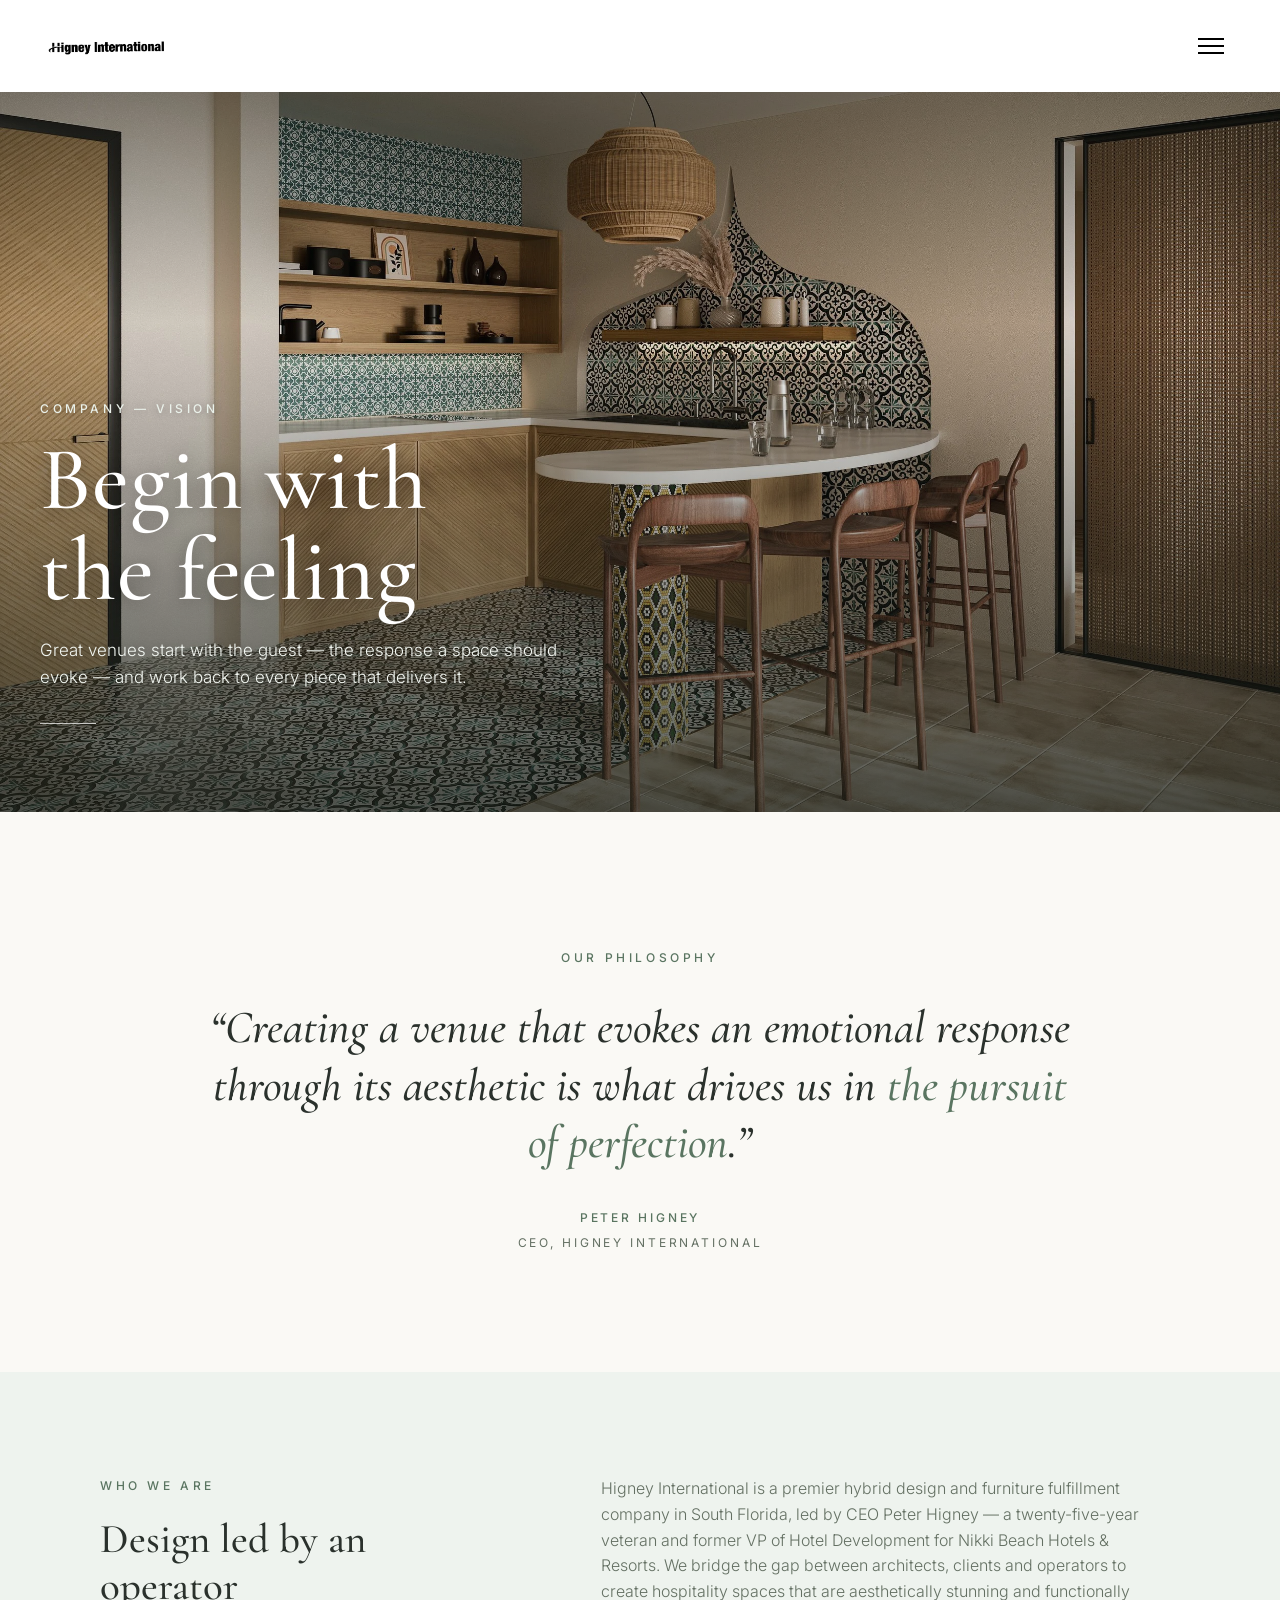
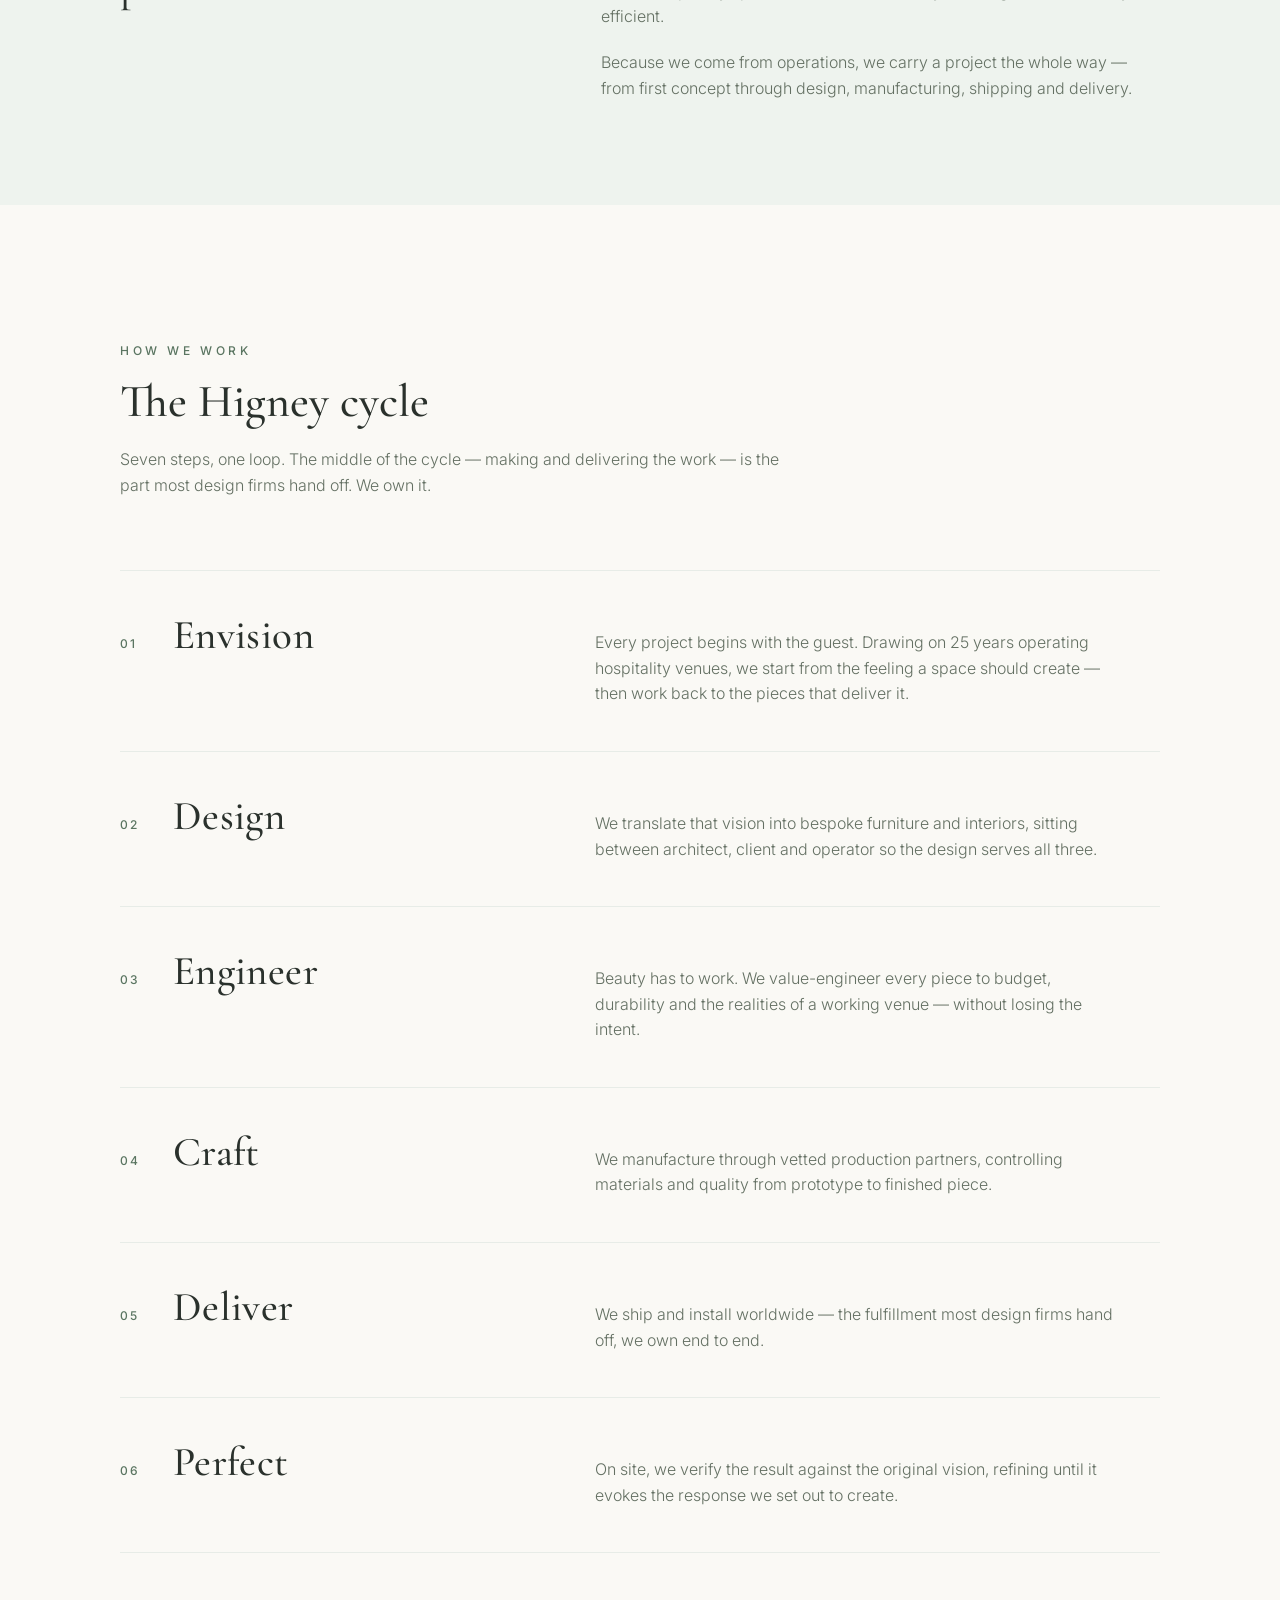
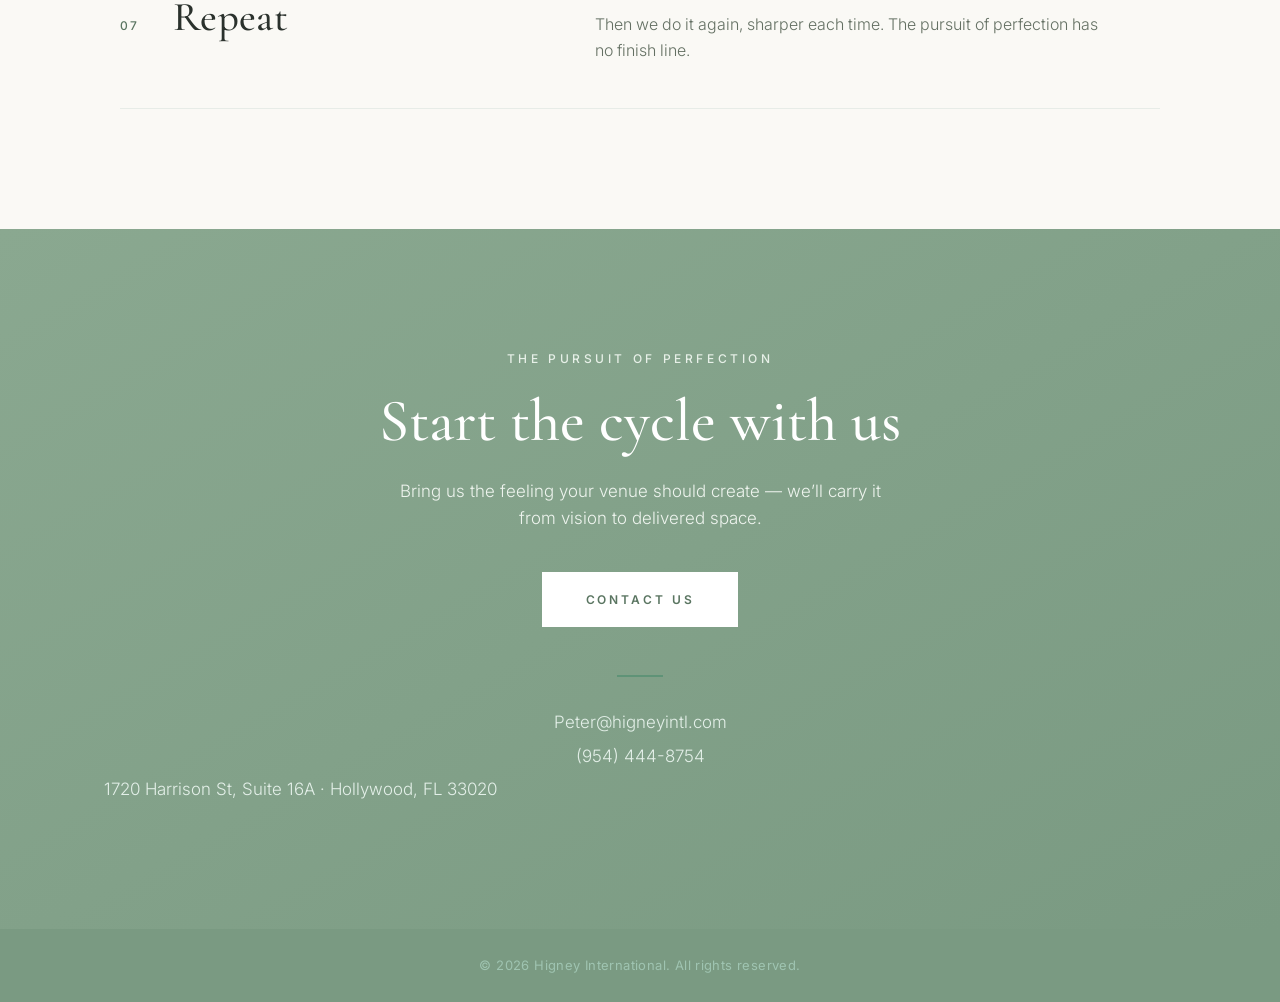
<file: vision.html>
<!DOCTYPE html>
<html lang="en">
<head>
<meta charset="utf-8"/>
<meta name="viewport" content="width=device-width, initial-scale=1"/>
<title>Vision — Higney International</title>
<meta name="description" content="Higney International's vision — an operator-led cycle of Envision, Design, Engineer, Craft, Deliver, Perfect and Repeat, in the pursuit of perfection."/>
<link rel="icon" href="assets/a1e69024bd_Logo_White_.png"/>
<link rel="preconnect" href="https://fonts.googleapis.com"/>
<link rel="preconnect" href="https://fonts.gstatic.com" crossorigin/>
<link href="https://fonts.googleapis.com/css2?family=Cormorant+Garamond:ital,wght@0,400;0,500;0,600;1,400&family=Inter:wght@300;400;500;600&display=swap" rel="stylesheet"/>
<style>
  :root{
    --green:#8aa890;
    --green-deep:#7a9a82;
    --accent:#5a7561;
    --green-header:#4e6854;
    --green-soft:#eef3ee;
    --ink:#2a312c;
    --muted:#647063;
    --line:#e7ece7;
    --cream:#faf9f5;
    --serif:"Cormorant Garamond",Georgia,serif;
    --sans:"Inter",system-ui,-apple-system,sans-serif;
  }
  *{box-sizing:border-box;margin:0;padding:0}
  html{scroll-behavior:smooth}
  body{font-family:var(--sans);color:var(--ink);background:var(--cream);line-height:1.6;-webkit-font-smoothing:antialiased}
  img{max-width:100%;display:block}
  a{color:inherit;text-decoration:none}

  .eyebrow{font-size:12px;letter-spacing:.3em;text-transform:uppercase;color:var(--accent);font-weight:500}

  /* Header — Eric Brand treatment: fixed white bar + fullscreen white menu layer */
  :root{--bar-h:92px;--nav-ink:#303030;--nav-line:#e3e3e3}
  body{padding-top:var(--bar-h)}
  header{position:fixed;top:0;left:0;right:0;z-index:99;background:#fff;transition:transform .5s ease-out}
  header.hide{transform:translate3d(0,-100%,0)}
  body.menuOpen header.hide{transform:none}
  .bar{height:var(--bar-h);display:flex;align-items:center;justify-content:space-between;gap:28px;
    padding:0 clamp(24px, 1.05rem + 2.25vw, 60px)}
  .bar .logo img{height:44px;width:auto;filter:brightness(0)}
  .menu-btn{width:46px;height:46px;background:none;border:0;cursor:pointer;padding:10px;z-index:100}
  .menu-btn i{display:block;width:26px;height:2px;background:#000;margin:5px 0;transition:transform .2s,opacity .2s}
  body.menuOpen .menu-btn i:nth-child(1){transform:translateY(7px) rotate(45deg)}
  body.menuOpen .menu-btn i:nth-child(2){opacity:0}
  body.menuOpen .menu-btn i:nth-child(3){transform:translateY(-7px) rotate(-45deg)}
  .menu-layer{position:fixed;inset:0;z-index:98;background:#fff;overflow:auto;
    display:flex;flex-direction:column;justify-content:space-between;gap:24px;
    padding:clamp(112px, 5.5rem + 3.75vw, 160px) clamp(24px, 1.05rem + 2.25vw, 60px) clamp(28px,3vw,60px);
    opacity:0;visibility:hidden;transition:opacity .75s cubic-bezier(.5,0,0,1),visibility 0s linear .75s}
  body.menuOpen .menu-layer{opacity:1;visibility:visible;transition:opacity .75s cubic-bezier(.5,0,0,1)}
  body.menuOpen{overflow:hidden}
  .menu-cols{display:grid;grid-template-columns:repeat(6,1fr);gap:28px;align-items:flex-start}
  .menu-cols h2{font-family:var(--sans);font-size:clamp(16px, 1rem + .156vw, 18px);font-weight:400;
    text-transform:uppercase;letter-spacing:.02em;color:var(--nav-ink);margin-bottom:clamp(16px,1.4vw,26px)}
  .menu-cols ul{list-style:none}
  .menu-layer a{display:inline-block;position:relative;font-size:1rem;font-weight:300;color:var(--nav-ink);
    text-transform:lowercase;padding:.2rem 0}
  .menu-layer a::after{content:"";position:absolute;left:0;bottom:.2rem;height:1px;width:0;
    background:var(--accent);transition:width .3s ease-in-out}
  .menu-layer a:hover::after,.menu-layer a:focus::after{width:100%}
  .menu-bottom{display:flex;justify-content:space-between;align-items:flex-end;gap:36px}
  .menu-secondary{display:flex;gap:clamp(28px,4vw,64px)}
  .menu-secondary a{font-size:clamp(16px, 1rem + .156vw, 18px);line-height:1.3}
  .menu-legal{display:flex;flex-direction:column;align-items:center;gap:10px}
  .menu-legal ul{list-style:none;display:flex;flex-direction:column;align-items:center}
  .menu-legal a{font-size:.75rem}
  .menu-social{display:flex;gap:14px}
  .menu-social a{padding:0}
  .menu-social a::after{display:none}
  .menu-social svg{display:block;width:24px;height:24px;color:var(--nav-ink)}
  @media(max-width:900px){
    :root{--bar-h:72px}
    .bar .logo img{height:36px}
    .menu-cols{grid-template-columns:1fr 1fr}
    .menu-cols>div{border-top:1px solid var(--nav-line);padding-top:20px}
    .menu-bottom{flex-direction:column;align-items:center;text-align:center}
    .menu-secondary{flex-direction:column;gap:14px}
  }

  /* Hero */
  .hero{position:relative;min-height:80vh;display:flex;align-items:flex-end;color:#fff;
    background:url("assets/332d640fd5_Kimpton.tulum.002.jpg") center 60%/cover no-repeat;}
  .hero::after{content:"";position:absolute;inset:0;
    background:linear-gradient(180deg,rgba(21,28,23,.42) 0%,rgba(21,28,23,.05) 32%,rgba(21,28,23,.72) 100%)}
  .hero-inner{position:relative;z-index:1;width:100%;max-width:1280px;margin:0 auto;padding:0 40px 88px;
    animation:rise 1s ease .1s both}
  @keyframes rise{from{opacity:0;transform:translateY(14px)}to{opacity:1;transform:none}}
  .hero .eyebrow{color:#eaf1ea;text-shadow:0 1px 8px rgba(0,0,0,.35);margin-bottom:16px}
  .hero h1{font-family:var(--serif);font-weight:500;font-size:clamp(46px,7vw,92px);line-height:1.02;
    letter-spacing:.01em;max-width:12em;text-shadow:0 2px 18px rgba(0,0,0,.35)}
  .hero p{margin-top:20px;max-width:540px;font-weight:300;font-size:17px;color:#f2f6f1;text-shadow:0 1px 8px rgba(0,0,0,.4)}
  .hero .rule{width:56px;height:1px;background:rgba(255,255,255,.7);margin-top:32px}

  /* Philosophy quote */
  .creed{padding:136px 40px 120px;text-align:center}
  .creed .eyebrow{margin-bottom:32px}
  .creed blockquote{font-family:var(--serif);font-weight:500;font-style:italic;
    font-size:clamp(30px,3.6vw,48px);line-height:1.25;max-width:19em;margin:0 auto}
  .creed blockquote em{font-style:italic;color:var(--accent)}
  .creed figcaption{margin-top:36px;font-size:12px;letter-spacing:.24em;text-transform:uppercase;color:var(--muted)}
  .creed figcaption strong{display:block;color:var(--accent);font-weight:500;margin-bottom:6px}

  /* Intro */
  .intro{background:var(--green-soft);padding:104px 40px}
  .intro-inner{max-width:1080px;margin:0 auto;display:grid;grid-template-columns:minmax(0,5fr) minmax(0,7fr);gap:32px 88px}
  .intro h2{font-family:var(--serif);font-weight:500;font-size:clamp(30px,3.2vw,42px);line-height:1.15}
  .intro .eyebrow{margin-bottom:20px}
  .intro p{color:var(--muted);font-weight:300;font-size:16px;max-width:56ch}
  .intro p+p{margin-top:20px}

  /* The cycle */
  .cycle{max-width:1120px;margin:0 auto;padding:136px 40px 120px}
  .cycle-head{max-width:660px;margin-bottom:72px}
  .cycle-head .eyebrow{margin-bottom:16px}
  .cycle-head h2{font-family:var(--serif);font-weight:500;font-size:clamp(32px,3.6vw,48px);line-height:1.1;margin-bottom:20px}
  .cycle-head p{color:var(--muted);font-weight:300;font-size:16px}
  .steps{list-style:none}
  .step{display:grid;grid-template-columns:minmax(0,5fr) minmax(0,7fr);gap:16px 72px;align-items:baseline;
    padding:44px 0;border-top:1px solid var(--line)}
  .step:last-child{border-bottom:1px solid var(--line)}
  .step-name{display:flex;align-items:baseline;gap:24px}
  .step-name .num{font-size:12px;letter-spacing:.2em;color:var(--accent);font-weight:500;min-width:2.4em}
  .step-name h3{font-family:var(--serif);font-weight:500;font-size:clamp(30px,3.2vw,42px);line-height:1;letter-spacing:.01em}
  .step p{color:var(--muted);font-weight:300;font-size:16px;max-width:52ch}

  /* CTA */
  .cta{background:linear-gradient(150deg,var(--green) 0%,var(--green-deep) 100%);color:#fff;text-align:center;padding:120px 40px}
  .cta .eyebrow{color:#e7f0e8;margin-bottom:20px}
  .cta h2{font-family:var(--serif);font-weight:500;font-size:clamp(36px,5vw,60px);line-height:1.1;margin-bottom:24px}
  .cta>p{max-width:520px;margin:0 auto 40px;font-weight:300;font-size:17px;color:#eef4ee}
  .btn{display:inline-block;background:#fff;color:var(--accent);font-size:12px;font-weight:600;
    letter-spacing:.24em;text-transform:uppercase;padding:18px 44px;transition:background .2s}
  .btn:hover{background:var(--green-soft)}
  .cta .divider{width:46px;height:2px;background:#5f9377;margin:48px auto 32px}
  .cta a.line,.cta p.line{display:block;color:#e3efe8;font-weight:300;font-size:17px;margin:6px 0}
  .cta a.line:hover{color:#fff}

  footer{background:var(--green-deep);color:#9fc4b1;text-align:center;font-size:13px;padding:26px;letter-spacing:.03em}

  @media(max-width:820px){
    .hero{min-height:70vh}
    .hero-inner{padding:0 28px 64px}
    .creed{padding:104px 28px 88px}
    .intro{padding:88px 28px}
    .intro-inner{grid-template-columns:1fr}
    .cycle{padding:104px 28px 88px}
    .cycle-head{margin-bottom:48px}
    .step{grid-template-columns:1fr;padding:32px 0}
    .step p{max-width:none}
    .cta{padding:96px 28px}
  }
</style>
</head>
<body>

<header id="topbar">
  <div class="bar">
    <a class="logo" href="index.html"><img src="assets/a1e69024bd_Logo_White_.png" alt="Higney International"/></a>
    <button class="menu-btn" aria-label="Menu" aria-expanded="false" onclick="toggleMenu()"><i></i><i></i><i></i></button>
  </div>
</header>

<div class="menu-layer" id="menu">
  <nav class="menu-cols" aria-label="Navigation">
    <div>
      <h2>Company</h2>
      <ul>
        <li><a href="vision.html">Vision</a></li>
        <li><a href="#">Founder</a></li>
        <li><a href="#">Asia operations</a></li>
        <li><a href="#">Team</a></li>
      </ul>
    </div>
    <div>
      <h2>Projects</h2>
      <ul>
        <li><a href="projects.html">Hospitality</a></li>
        <li><a href="#">Millwork</a></li>
        <li><a href="#">Residential</a></li>
      </ul>
    </div>
    <div>
      <h2>Products</h2>
      <ul>
        <li><a href="#">Product design</a></li>
        <li><a href="product-realized.html">Product Realized</a></li>
        <li><a href="#">Gallery</a></li>
      </ul>
    </div>
    <div>
      <h2>Finishes</h2>
      <ul>
        <li><a href="#">Wood</a></li>
        <li><a href="#">Specialty</a></li>
        <li><a href="#">Glass/Mirror</a></li>
        <li><a href="#">Upholstery Details</a></li>
        <li><a href="#">Metal</a></li>
        <li><a href="#">Decorative Hardware</a></li>
        <li><a href="#">All Finishes</a></li>
      </ul>
    </div>
    <div>
      <h2>Contact</h2>
      <ul>
        <li><a href="#">Our offices</a></li>
        <li><a href="#contact">Contact us</a></li>
      </ul>
    </div>
  </nav>
  <div class="menu-bottom">
    <nav class="menu-secondary" aria-label="Secondary">
      <a href="#">Resource<br/>center</a>
      <a href="#">Masters &amp;<br/>mentors</a>
      <a href="#">Blog</a>
      <a href="#">General<br/>information</a>
    </nav>
    <div class="menu-legal">
      <ul>
        <li><a href="#">Privacy Policy</a></li>
        <li><a href="#">Legal notice</a></li>
      </ul>
      <div class="menu-social">
        <a href="#" aria-label="Instagram"><svg viewBox="0 0 24 24" fill="none" stroke="currentColor" stroke-width="1.5"><rect x="3.5" y="3.5" width="17" height="17" rx="4.5"/><circle cx="12" cy="12" r="4"/><circle cx="17.2" cy="6.8" r="1" fill="currentColor" stroke="none"/></svg></a>
        <a href="#" aria-label="Facebook"><svg viewBox="0 0 24 24" fill="currentColor"><path d="M13.6 21v-7.2h2.4l.4-2.8h-2.8V9.2c0-.8.3-1.4 1.5-1.4h1.4V5.3c-.3 0-1.2-.1-2.2-.1-2.2 0-3.7 1.3-3.7 3.8v2H8.2v2.8h2.4V21h3z"/></svg></a>
        <a href="#" aria-label="LinkedIn"><svg viewBox="0 0 24 24" fill="currentColor"><rect x="4" y="9.6" width="2.9" height="10.4"/><circle cx="5.4" cy="6.2" r="1.7"/><path d="M10.4 9.6h2.8v1.4h.1c.4-.8 1.5-1.7 3.1-1.7 3 0 3.6 2 3.6 4.6V20h-2.9v-5.3c0-1.3-.1-2.9-1.8-2.9-1.8 0-2 1.4-2 2.8V20h-2.9V9.6z"/></svg></a>
      </div>
    </div>
  </div>
</div>

<section class="hero">
  <div class="hero-inner">
    <div class="eyebrow">Company &mdash; Vision</div>
    <h1>Begin with<br/>the feeling</h1>
    <p>Great venues start with the guest &mdash; the response a space should evoke &mdash; and work back to every piece that delivers it.</p>
    <div class="rule"></div>
  </div>
</section>

<section class="creed">
  <figure>
    <div class="eyebrow">Our philosophy</div>
    <blockquote>&ldquo;Creating a venue that evokes an emotional response through its aesthetic is what drives us in <em>the pursuit of perfection</em>.&rdquo;</blockquote>
    <figcaption><strong>Peter Higney</strong>CEO, Higney International</figcaption>
  </figure>
</section>

<section class="intro">
  <div class="intro-inner">
    <div>
      <div class="eyebrow">Who we are</div>
      <h2>Design led by an operator</h2>
    </div>
    <div>
      <p>Higney International is a premier hybrid design and furniture fulfillment company in South Florida, led by CEO Peter Higney &mdash; a twenty-five-year veteran and former VP of Hotel Development for Nikki Beach Hotels &amp; Resorts. We bridge the gap between architects, clients and operators to create hospitality spaces that are aesthetically stunning and functionally efficient.</p>
      <p>Because we come from operations, we carry a project the whole way &mdash; from first concept through design, manufacturing, shipping and delivery.</p>
    </div>
  </div>
</section>

<section class="cycle">
  <div class="cycle-head">
    <div class="eyebrow">How we work</div>
    <h2>The Higney cycle</h2>
    <p>Seven steps, one loop. The middle of the cycle &mdash; making and delivering the work &mdash; is the part most design firms hand off. We own it.</p>
  </div>
  <ol class="steps">
    <li class="step">
      <div class="step-name"><span class="num">01</span><h3>Envision</h3></div>
      <p>Every project begins with the guest. Drawing on 25 years operating hospitality venues, we start from the feeling a space should create &mdash; then work back to the pieces that deliver it.</p>
    </li>
    <li class="step">
      <div class="step-name"><span class="num">02</span><h3>Design</h3></div>
      <p>We translate that vision into bespoke furniture and interiors, sitting between architect, client and operator so the design serves all three.</p>
    </li>
    <li class="step">
      <div class="step-name"><span class="num">03</span><h3>Engineer</h3></div>
      <p>Beauty has to work. We value-engineer every piece to budget, durability and the realities of a working venue &mdash; without losing the intent.</p>
    </li>
    <li class="step">
      <div class="step-name"><span class="num">04</span><h3>Craft</h3></div>
      <p>We manufacture through vetted production partners, controlling materials and quality from prototype to finished piece.</p>
    </li>
    <li class="step">
      <div class="step-name"><span class="num">05</span><h3>Deliver</h3></div>
      <p>We ship and install worldwide &mdash; the fulfillment most design firms hand off, we own end to end.</p>
    </li>
    <li class="step">
      <div class="step-name"><span class="num">06</span><h3>Perfect</h3></div>
      <p>On site, we verify the result against the original vision, refining until it evokes the response we set out to create.</p>
    </li>
    <li class="step">
      <div class="step-name"><span class="num">07</span><h3>Repeat</h3></div>
      <p>Then we do it again, sharper each time. The pursuit of perfection has no finish line.</p>
    </li>
  </ol>
</section>

<section class="cta" id="contact">
  <div class="eyebrow">The pursuit of perfection</div>
  <h2>Start the cycle with us</h2>
  <p>Bring us the feeling your venue should create &mdash; we&rsquo;ll carry it from vision to delivered space.</p>
  <a class="btn" href="contact.html">Contact us</a>
  <div class="divider"></div>
  <a class="line" href="mailto:Peter@higneyintl.com">Peter@higneyintl.com</a>
  <a class="line" href="tel:9544448754">(954) 444-8754</a>
  <p class="line">1720 Harrison St, Suite 16A &middot; Hollywood, FL 33020</p>
</section>

<footer>
  &copy; 2026 Higney International. All rights reserved.
</footer>

<script>
  const bar=document.getElementById('topbar'),menuBtn=document.querySelector('.menu-btn');
  function toggleMenu(){const open=document.body.classList.toggle('menuOpen');menuBtn.setAttribute('aria-expanded',open)}
  document.querySelectorAll('.menu-layer a').forEach(a=>a.addEventListener('click',()=>{
    if(document.body.classList.contains('menuOpen'))toggleMenu();
  }));
  let lastY=0;
  addEventListener('scroll',()=>{const y=window.scrollY;bar.classList.toggle('hide',y>lastY&&y>120);lastY=y},{passive:true});
</script>
</body>
</html>
</file>
